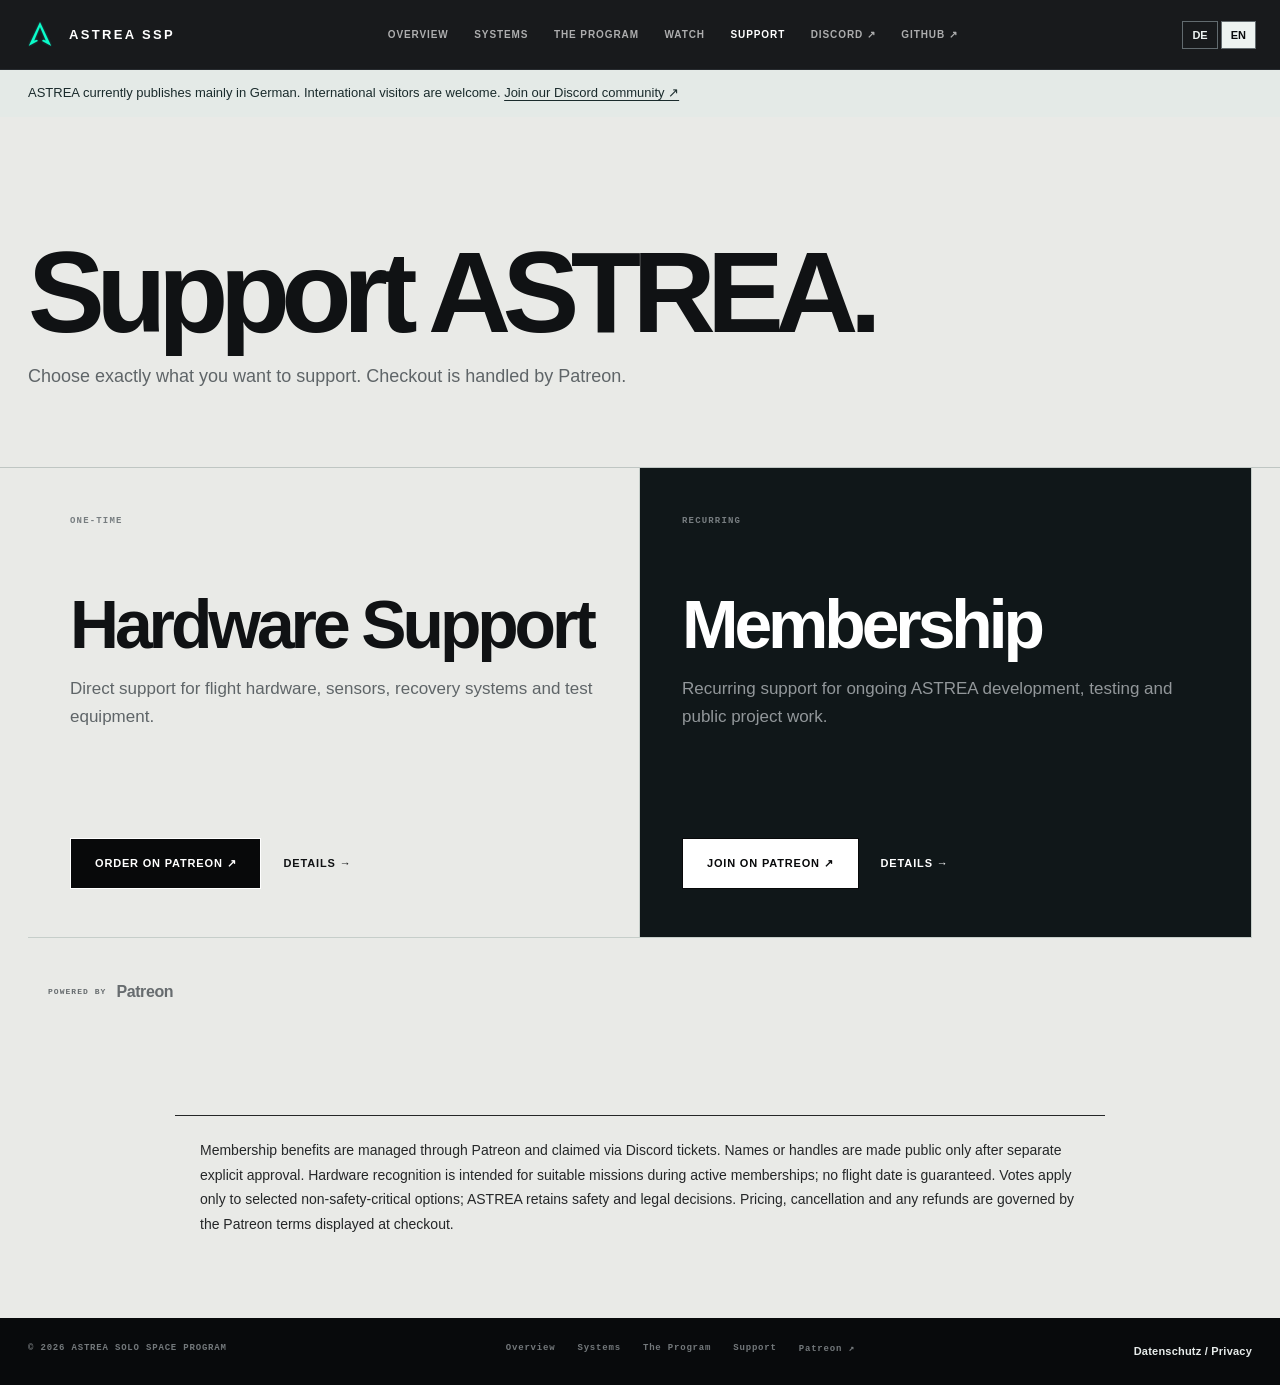
<file: support/index.html>
<!doctype html>
<html lang="de">
<head>
  <meta charset="utf-8">
  <meta name="viewport" content="width=device-width,initial-scale=1">
  <meta name="description" content="Unterstütze die Entwicklung von ASTREA SSP. Erfahre, wie du Hardware, Tests und die Dokumentation unserer Raumfahrtprojekte fördern kannst.">
  <title>ASTREA SSP unterstützen | Hardware & Mitgliedschaft</title>
  <link rel="stylesheet" href="/assets/site.css">
<link rel="stylesheet" href="/assets/aerospace.css">
  <link rel="stylesheet" href="/assets/support.css">
  <link rel="icon" href="/favicon.png">

  <link rel="canonical" href="https://astreassp.de/support">
  <meta name="robots" content="index,follow,max-snippet:-1">
  <meta property="og:type" content="website">
  <meta property="og:locale" content="de_DE">
  <meta property="og:site_name" content="ASTREA SSP">
  <meta property="og:title" content="ASTREA SSP unterstützen | Hardware & Mitgliedschaft">
  <meta property="og:description" content="Unterstütze die Entwicklung von ASTREA SSP. Erfahre, wie du Hardware, Tests und die Dokumentation unserer Raumfahrtprojekte fördern kannst.">
  <meta property="og:url" content="https://astreassp.de/support">
  <meta property="og:image" content="https://astreassp.de/logo.png">
  <meta name="twitter:card" content="summary">
</head>
<body data-page="support">
<header class="site-header">
  <a class="brand" href="/" aria-label="ASTREA SSP Startseite / Home">
    <img class="brand-logo" src="/logo.png" alt="">
    <span>ASTREA SSP</span>
  </a>
  <button type="button" class="nav-toggle" aria-label="Open navigation" aria-expanded="false" data-i18n="menu">MENÜ</button>
  <nav class="nav">
    <a href="/" data-i18n="nav_overview">Übersicht</a>
    <a href="/projects" data-i18n="nav_projects">Systeme</a>
    <a href="/about" data-i18n="nav_about">Das Programm</a>
    <a href="https://watch.astreassp.de/" data-i18n="nav_watch">Watch</a>
    <a class="active" href="/support">Support</a>
    <a href="https://discord.gg/NRd868Dkj2" target="_blank" rel="noreferrer" data-i18n="nav_discord">Discord ↗</a>
    <a class="nav-github" href="https://github.com/ASTREA-SSP" target="_blank" rel="noreferrer" data-i18n="nav_github">GitHub ↗</a>
  </nav>
</header>
<main class="support-main">
  <section class="support-top">
    
    <h1 data-support="title">ASTREA unterstützen.</h1>
    <p data-support="lead">Wähle direkt, was du unterstützen willst. Der Checkout läuft über Patreon.</p>
  </section>

  <section class="support-products">
    <article class="support-product-card">
      <div class="support-product-topline">
        
        <span data-support="hardware_type">EINMALIG</span>
      </div>
      <div>
        
        <h2 data-support="hardware_title">Hardware Support</h2>
        <p data-support="hardware_copy">Direkter Support für Flughardware, Sensoren, Bergungssysteme und Testequipment.</p>
        
      </div>
      <div class="support-card-actions">
        <a class="button button-dark" href="https://www.patreon.com/astreassp/shop" target="_blank" rel="noreferrer" data-support="hardware_order">AUF PATREON ORDERN ↗</a>
        <a class="text-link dark-link" href="/support/hardware" data-support="details">DETAILS →</a>
      </div>
    </article>

    <article class="support-product-card support-product-card-dark">
      <div class="support-product-topline">
        
        <span data-support="member_type">WIEDERKEHREND</span>
      </div>
      <div>
        
        <h2 data-support="member_title">Membership</h2>
        <p data-support="member_copy">Wiederkehrender Support für laufende ASTREA Entwicklung, Tests und öffentliche Projektarbeit.</p>
        
      </div>
      <div class="support-card-actions">
        <a class="button button-light" href="https://www.patreon.com/astreassp/membership" target="_blank" rel="noreferrer" data-support="member_join">AUF PATREON BEITRETEN ↗</a>
        <a class="text-link" href="/support/member" data-support="details">DETAILS →</a>
      </div>
    </article>
  </section>

  <div class="support-powered-wrap"><a class="patreon-line" href="https://patreon.com/astreassp" target="_blank" rel="noreferrer">
  <span>POWERED BY</span>
  <strong class="patreon-wordmark">Patreon</strong>
</a></div>
  <p class="as-support-terms" data-support="terms_note">Mitgliedschaftsvorteile werden über Patreon verwaltet und müssen im Discord-Ticket angefordert werden. Die Veröffentlichung von Namen setzt eine ausdrückliche Freigabe voraus. Hardware-Namensnennung erfolgt nur auf geeigneten Missionen während aktiver Mitgliedschaft, ohne zugesagtes Flugdatum. Preise und Konditionen stehen bei Patreon.</p>
</main>
<footer class="footer">
  <span data-i18n="copyright">© 2026 ASTREA SOLO SPACE PROGRAM</span>
  <div>
    <a href="/" data-i18n="nav_overview">Übersicht</a>
    <a href="/projects" data-i18n="nav_projects">Systeme</a>
    <a href="/about" data-i18n="nav_about">Das Programm</a>
    <a href="/support">Support</a>
    <a href="https://patreon.com/astreassp" target="_blank" rel="noreferrer">Patreon ↗</a>
  </div>
  <div class="as-legal-links"><a href="/privacy" data-privacy-link>Datenschutz / Privacy</a></div>
</footer>
<script src="/assets/site.js"></script>
<script src="/assets/support.js"></script>
</body>
</html>
</file>
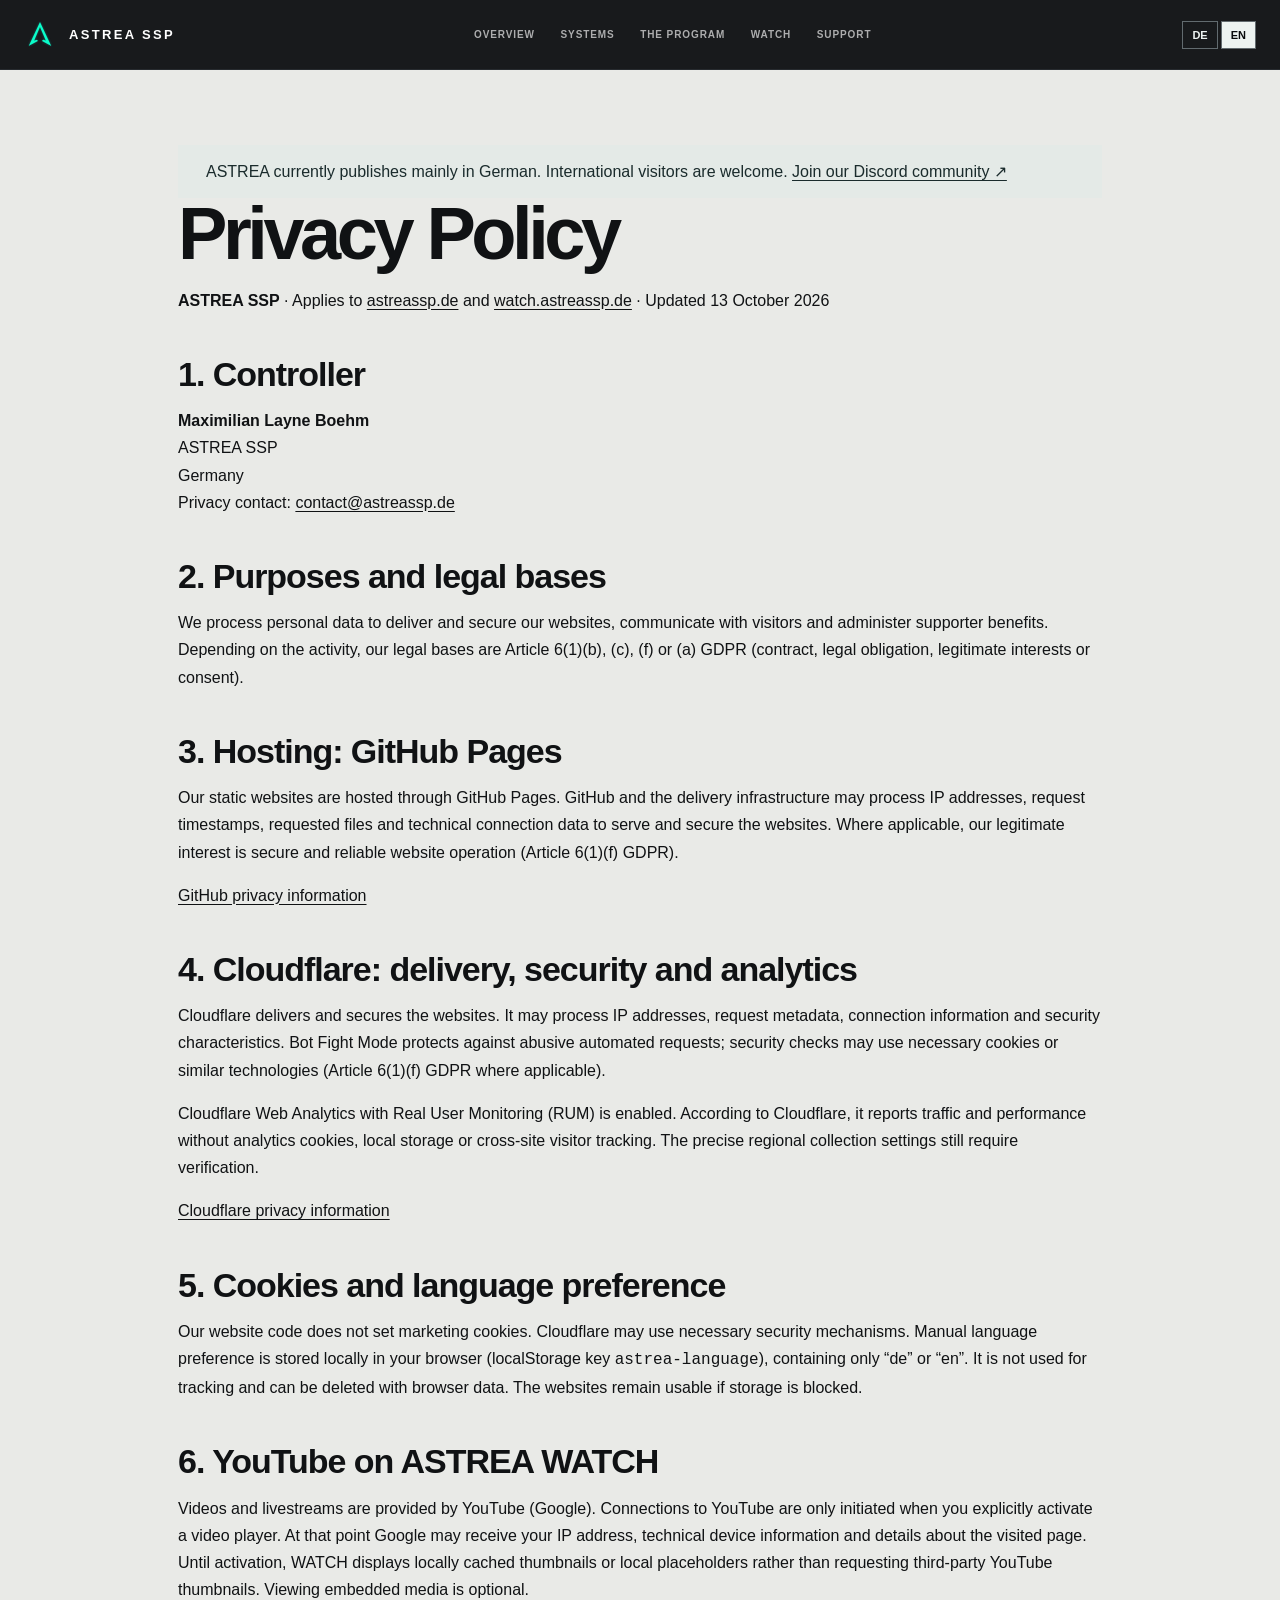
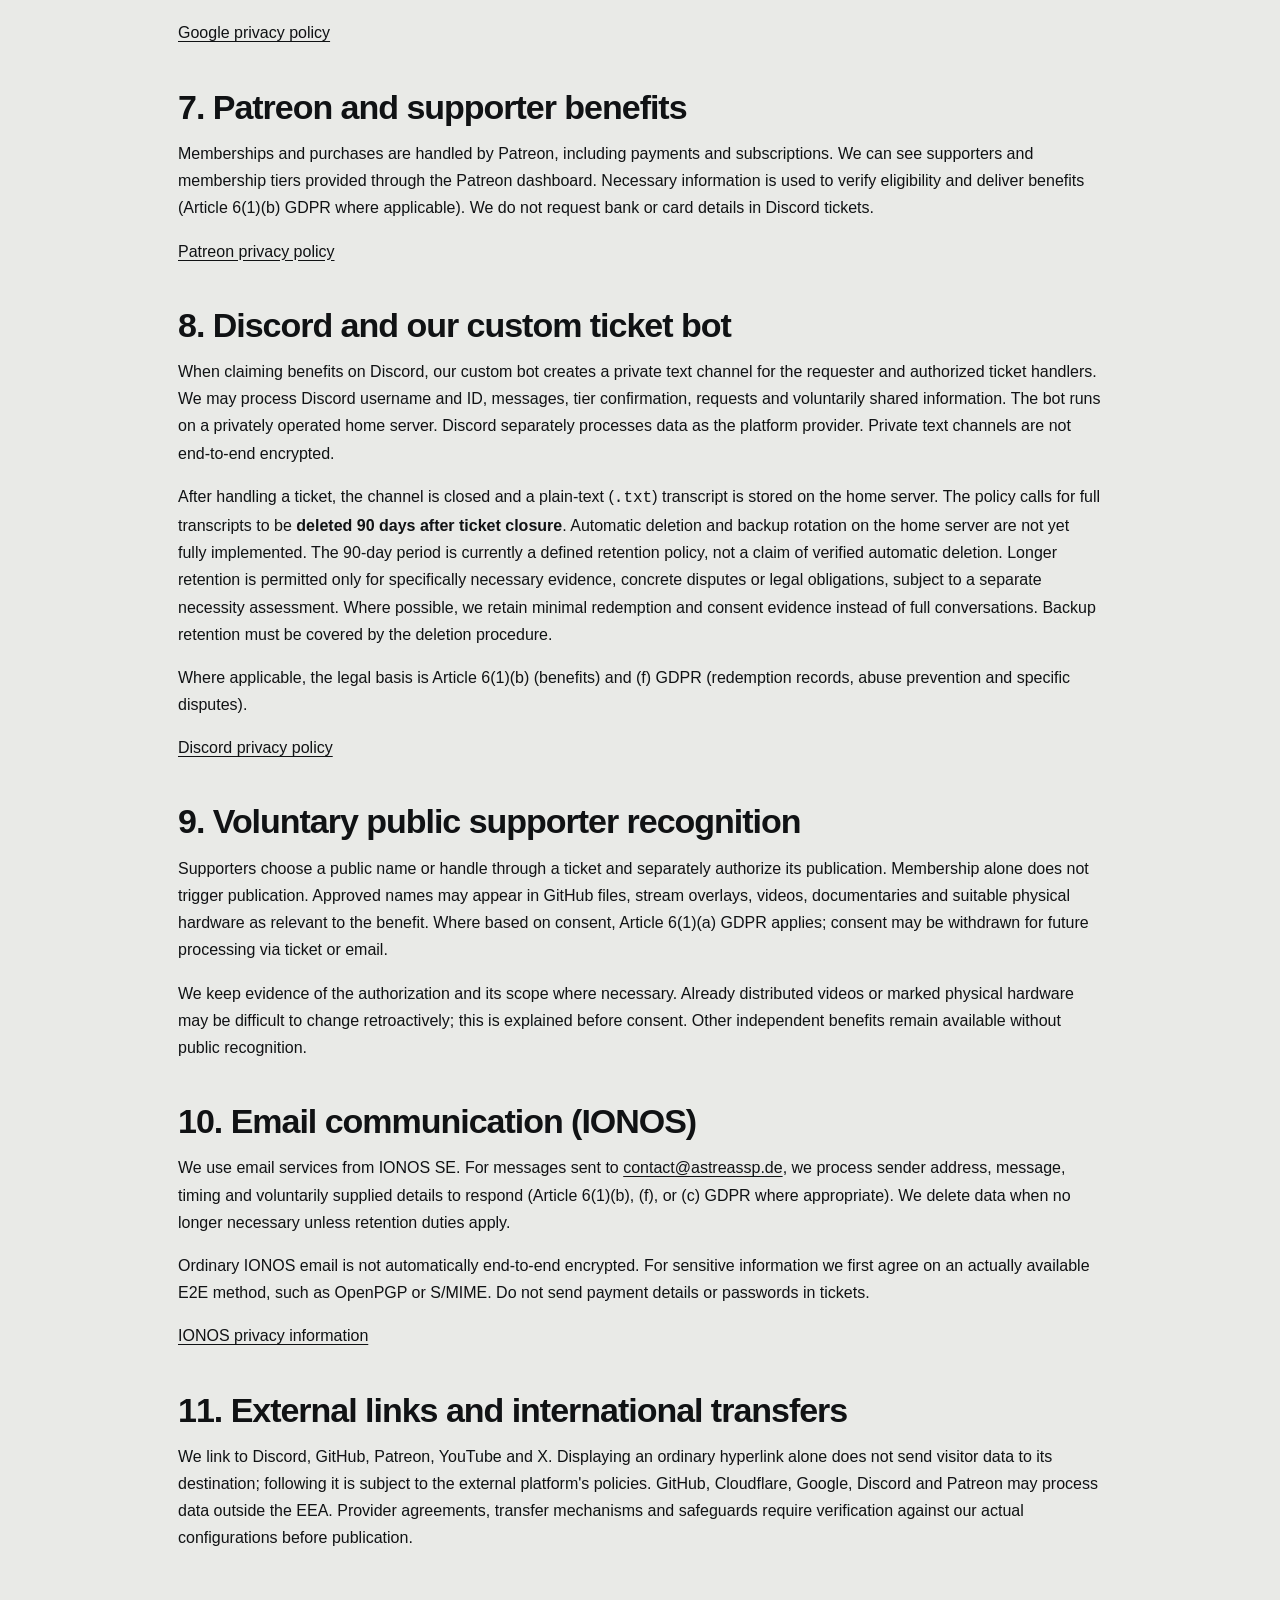
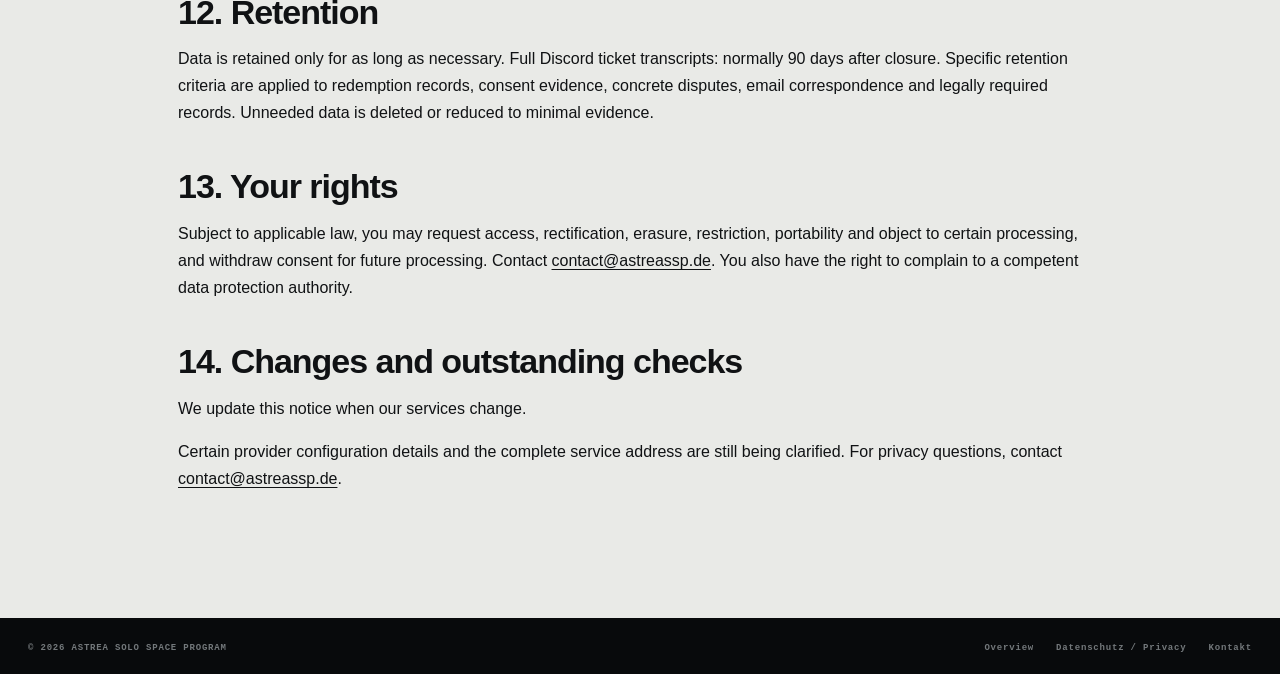
<file: privacy.html>
<!doctype html>
<html lang="de"><head><meta charset="utf-8"><meta name="viewport" content="width=device-width,initial-scale=1"><meta name="description" content="Datenschutzerklärung für ASTREA SSP und ASTREA WATCH."><title>Datenschutzerklärung | ASTREA SSP</title><link rel="canonical" href="https://astreassp.de/privacy"><link rel="stylesheet" href="/assets/site.css"><link rel="stylesheet" href="/assets/aerospace.css"><link rel="icon" href="/favicon.png"><meta name="robots" content="noindex,follow"></head>
<body data-page="privacy"><header class="site-header"><a class="brand" href="/"><img class="brand-logo" src="/logo.png" alt="">ASTREA SSP</a><button class="nav-toggle" aria-label="Navigation öffnen" aria-expanded="false">MENÜ</button><nav class="nav" aria-label="Navigation"><a href="/" data-i18n="nav_overview">Übersicht</a><a href="/projects" data-i18n="nav_projects">Systeme</a><a href="/about" data-i18n="nav_about">Das Programm</a><a href="https://watch.astreassp.de/">Watch</a><a href="/support">Support</a></nav></header>
<main class="as-legal"><div class="as-de"><h1>Datenschutzerklärung</h1><p><strong>ASTREA SSP</strong> · Gültig für <a href="https://astreassp.de">astreassp.de</a> und <a href="https://watch.astreassp.de">watch.astreassp.de</a> · Stand 13. Oktober 2026</p><section><h2>1. Verantwortlicher</h2><p><strong>Maximilian Layne Boehm</strong><br>ASTREA SSP<br>Deutschland<br>Datenschutzkontakt: <a href="mailto:contact@astreassp.de">contact@astreassp.de</a></p></section>
<section><h2>2. Grundsätze und Rechtsgrundlagen</h2><p>Wir verarbeiten Daten zur Bereitstellung und Absicherung der Websites, zur Kommunikation sowie zur Abwicklung von Projektunterstützung. Soweit jeweils einschlägig, stützen wir die Verarbeitung auf Art. 6 Abs. 1 lit. b DSGVO (Vertrag), lit. c (rechtliche Pflichten), lit. f (berechtigte Interessen) oder lit. a (Einwilligung). Bei berechtigten Interessen wägen wir die Rechte der Betroffenen ab.</p></section>
<section><h2>3. Hosting: GitHub Pages</h2><p>Unsere statischen Websites werden über GitHub Pages bereitgestellt. Dabei können GitHub und die beteiligte Infrastruktur insbesondere IP-Adressen, Zeitpunkt, angefragte Dateien und technische Verbindungsinformationen zur Auslieferung und Sicherheit verarbeiten. Unser Interesse ist ein sicherer und stabiler Betrieb (Art. 6 Abs. 1 lit. f DSGVO).</p><p><a href="https://docs.github.com/en/site-policy/privacy-policies/github-general-privacy-statement">Datenschutz bei GitHub</a></p></section>
<section><h2>4. Cloudflare: Auslieferung, Schutz und Reichweitenmessung</h2><p>Cloudflare übernimmt die technische Bereitstellung und Absicherung der Websites. Dabei können IP-Adressen, Sicherheitsmerkmale, Verbindungs- und Anfrageinformationen verarbeitet werden. Der aktivierte Bot Fight Mode dient dem Schutz vor missbräuchlichen automatisierten Zugriffen. Je nach Sicherheitsprüfung können dazu technisch erforderliche Cookies oder vergleichbare Mechanismen gehören (Art. 6 Abs. 1 lit. f DSGVO, soweit einschlägig).</p><p>Cloudflare Web Analytics mit Real User Monitoring (RUM) ist aktiviert. Es liefert nach Angaben von Cloudflare Leistungs- und Nutzungskennzahlen ohne Analytics-Cookies, lokalen Speicher oder geräteübergreifende Besucherverfolgung. Die konkrete regional begrenzte Erfassung ist noch zu prüfen.</p><p><a href="https://www.cloudflare.com/privacypolicy/">Cloudflare-Datenschutzinformationen</a></p></section>
<section><h2>5. Cookies und Sprachwahl</h2><p>Wir setzen im eigenen Website-Code keine Marketing-Cookies ein. Cloudflare kann technisch notwendige Sicherheitsmechanismen einsetzen. Die manuelle Sprachwahl wird lokal im Browser (localStorage, Schlüssel <code>astrea-language</code>) gespeichert. Dieser Wert enthält ausschließlich „de“ oder „en“, wird nicht für Tracking verwendet und kann über die Browserdaten gelöscht werden. Die Websites funktionieren auch, wenn dieser Speicher blockiert ist.</p></section>
<section><h2>6. YouTube auf ASTREA WATCH</h2><p>Videos und Livestreams stammen von YouTube (Google). Erst nach einer ausdrücklichen Aktivierung des Players wird eine Verbindung zu YouTube hergestellt. Dabei können technische Daten, insbesondere IP-Adresse, Geräteinformationen und die besuchte Seite, an Google übertragen werden. WATCH verwendet bis zur Aktivierung lokal zwischengespeicherte Vorschaubilder oder lokale Platzhalter statt externer YouTube-Vorschaubilder. Das Laden eingebetteter Videos ist freiwillig und kann durch Nichtaktivierung vermieden werden.</p><p><a href="https://policies.google.com/privacy">Google-Datenschutzinformationen</a></p></section>
<section><h2>7. Patreon und Unterstützervorteile</h2><p>Mitgliedschaften und Käufe erfolgen über Patreon. Zahlungs- und Abonnementverwaltung finden bei Patreon statt, nicht auf unseren Websites. Im Patreon-Dashboard sehen wir Unterstützer und Mitgliedschaftsstufen, soweit Patreon diese bereitstellt. Wir verwenden notwendige Informationen zur Anspruchsprüfung und Erfüllung der angebotenen Vorteile (Art. 6 Abs. 1 lit. b DSGVO, soweit einschlägig). Wir fragen im Discord-Ticket keine Bank- oder Kreditkartendaten ab.</p><p><a href="https://privacy.patreon.com/">Patreon-Datenschutzinformationen</a></p></section>
<section><h2>8. Discord und eigener Ticket-Bot</h2><p>Bei der Anforderung von Vorteilen über Discord legt unser eigener Bot für den Ticketersteller und berechtigte Bearbeiter einen privaten Textkanal an. Dabei verarbeiten wir gegebenenfalls Discord-Benutzernamen und -ID, Nachrichten, bestätigte Mitgliedschaftsstufen, Anfragen und freiwillig übermittelte Angaben. Der Bot läuft auf einem privat betriebenen Heimserver. Discord verarbeitet als Plattformanbieter ebenfalls Daten. Ein privater Discord-Kanal ist nicht Ende-zu-Ende-verschlüsselt.</p><p>Nach der Bearbeitung wird der Kanal geschlossen und ein Texttranskript (<code>.txt</code>) auf dem Heimserver gespeichert. Für vollständige Transkripte ist eine reguläre <strong>Löschung 90 Tage nach Ticketabschluss</strong> vorgesehen. <span>Die automatische Löschung auf dem Heimserver und die Backup-Rotation sind noch nicht abschließend technisch eingerichtet. Die 90-Tage-Frist ist derzeit eine festgelegte Aufbewahrungsregel, keine bereits bestätigte automatische Löschung.</span> Eine längere Aufbewahrung erfolgt nur für konkret erforderliche Nachweise, rechtliche Ansprüche oder gesetzliche Pflichten und unter erneuter Zweckprüfung. Wo möglich ersetzen wir Volltranskripte durch minimale Einlösungs- und Freigabenachweise. Backups sind in das Löschkonzept einzubeziehen.</p><p>Rechtsgrundlagen sind, soweit einschlägig, Art. 6 Abs. 1 lit. b DSGVO (Vorteile) und lit. f (nachvollziehbare Einlösungsnachweise, Missbrauchsabwehr, konkrete Streitfälle).</p><p><a href="https://discord.com/privacy">Discord-Datenschutzinformationen</a></p></section>
<section><h2>9. Freiwillige öffentliche Namensnennung</h2><p>Unterstützer wählen im Ticket selbst einen Namen oder Handle und entscheiden ausdrücklich und gesondert, ob dieser öffentlich verwendet werden darf. Eine Mitgliedschaft allein bewirkt keine Veröffentlichung. Freigegebene Namen können je nach Vorteil in GitHub-Dateien, Overlays, Videos, Dokumentationen und auf geeigneter physischer Hardware erscheinen. Soweit wir auf Einwilligung abstellen, ist Art. 6 Abs. 1 lit. a DSGVO die Rechtsgrundlage. Sie kann jederzeit mit Wirkung für die Zukunft durch Ticket oder E-Mail widerrufen werden.</p><p>Die Freigabe und ihr Umfang werden soweit erforderlich dokumentiert. Bereits verbreitete Videos oder physisch beschriftete Hardware sind unter Umständen nicht rückwirkend vollständig veränderbar; darüber informieren wir vor der Freigabe. Andere unabhängig erbringbare Vorteile bleiben ohne Namensfreigabe nutzbar.</p></section>
<section><h2>10. Kontakt per E-Mail (IONOS)</h2><p>Wir nutzen E-Mail-Dienste der IONOS SE. Bei Anfragen an <a href="mailto:contact@astreassp.de">contact@astreassp.de</a> verarbeiten wir Absenderadresse, Nachricht, Zeitpunkt und freiwillige Angaben, um zu antworten (Art. 6 Abs. 1 lit. b oder f DSGVO beziehungsweise lit. c bei gesetzlicher Pflicht). Wir löschen Nachrichten nach Wegfall des Zwecks, soweit keine gesetzlichen Pflichten entgegenstehen.</p><p>Normale E-Mail über IONOS ist nicht automatisch Ende-zu-Ende-verschlüsselt. Falls sensible Inhalte erforderlich sind, vereinbaren wir vorab ein tatsächlich eingerichtetes E2E-Verfahren, etwa OpenPGP oder S/MIME. Bitte senden Sie keine Zahlungsdaten oder Passwörter in Tickets.</p><p><a href="https://www.ionos.de/terms-gtc/terms-privacy/">IONOS-Datenschutzinformationen</a></p></section>
<section><h2>11. Drittanbieter, externe Links und internationale Übermittlungen</h2><p>Wir verlinken auf Discord, GitHub, Patreon, YouTube und X. Ein gewöhnlicher Link übermittelt bei bloßer Darstellung keine Besucherdaten an das Ziel; beim Anklicken gelten die Regelungen der jeweiligen Plattform. GitHub, Cloudflare, Google, Discord und Patreon können Daten außerhalb des EWR verarbeiten. Details zu Empfängern, gegebenenfalls Angemessenheitsbeschlüssen und geeigneten Garantien werden vor Veröffentlichung anhand der tatsächlichen Vertragskonfiguration überprüft.</p></section>
<section><h2>12. Speicherdauer</h2><p>Wir speichern Daten nur zweckgebunden und so lange wie erforderlich. Vollständige Discord-Ticket-Transkripte: im Regelfall 90 Tage nach Abschluss. Für Einlösungsnachweise, Einwilligungsnachweise, konkrete Streitfälle, E-Mail-Anfragen und gesetzlich aufzubewahrende Daten gelten gesondert zu prüfende Erforderlichkeits- beziehungsweise Aufbewahrungszeiträume. Nicht mehr erforderliche Daten werden gelöscht oder auf notwendige Minimalnachweise reduziert.</p></section>
<section><h2>13. Betroffenenrechte und Aufsicht</h2><p>Unter den gesetzlichen Voraussetzungen bestehen Rechte auf Auskunft, Berichtigung, Löschung, Einschränkung, Datenübertragbarkeit und Widerspruch sowie Widerruf von Einwilligungen für die Zukunft. Kontakt: <a href="mailto:contact@astreassp.de">contact@astreassp.de</a>. Sie können sich zudem bei einer zuständigen Datenschutzaufsichtsbehörde beschweren.</p></section>
<section><h2>14. Änderungen und offene Verifizierung</h2><p>Wir passen diese Erklärung bei Änderungen unserer Dienste an.</p><p>Einzelne Angaben zur technischen Konfiguration der beteiligten Dienste und zur vollständigen Anbieteranschrift befinden sich noch in Klärung. Bei datenschutzrechtlichen Fragen erreichen Sie uns unter <a href="mailto:contact@astreassp.de">contact@astreassp.de</a>.</p></section></div>
<div class="as-en" lang="en"><h1>Privacy Policy</h1><p><strong>ASTREA SSP</strong> · Applies to <a href="https://astreassp.de">astreassp.de</a> and <a href="https://watch.astreassp.de">watch.astreassp.de</a> · Updated 13 October 2026</p><section><h2>1. Controller</h2><p><strong>Maximilian Layne Boehm</strong><br>ASTREA SSP<br>Germany<br>Privacy contact: <a href="mailto:contact@astreassp.de">contact@astreassp.de</a></p></section>
<section><h2>2. Purposes and legal bases</h2><p>We process personal data to deliver and secure our websites, communicate with visitors and administer supporter benefits. Depending on the activity, our legal bases are Article 6(1)(b), (c), (f) or (a) GDPR (contract, legal obligation, legitimate interests or consent).</p></section>
<section><h2>3. Hosting: GitHub Pages</h2><p>Our static websites are hosted through GitHub Pages. GitHub and the delivery infrastructure may process IP addresses, request timestamps, requested files and technical connection data to serve and secure the websites. Where applicable, our legitimate interest is secure and reliable website operation (Article 6(1)(f) GDPR).</p><p><a href="https://docs.github.com/en/site-policy/privacy-policies/github-general-privacy-statement">GitHub privacy information</a></p></section>
<section><h2>4. Cloudflare: delivery, security and analytics</h2><p>Cloudflare delivers and secures the websites. It may process IP addresses, request metadata, connection information and security characteristics. Bot Fight Mode protects against abusive automated requests; security checks may use necessary cookies or similar technologies (Article 6(1)(f) GDPR where applicable).</p><p>Cloudflare Web Analytics with Real User Monitoring (RUM) is enabled. According to Cloudflare, it reports traffic and performance without analytics cookies, local storage or cross-site visitor tracking. The precise regional collection settings still require verification.</p><p><a href="https://www.cloudflare.com/privacypolicy/">Cloudflare privacy information</a></p></section>
<section><h2>5. Cookies and language preference</h2><p>Our website code does not set marketing cookies. Cloudflare may use necessary security mechanisms. Manual language preference is stored locally in your browser (localStorage key <code>astrea-language</code>), containing only “de” or “en”. It is not used for tracking and can be deleted with browser data. The websites remain usable if storage is blocked.</p></section>
<section><h2>6. YouTube on ASTREA WATCH</h2><p>Videos and livestreams are provided by YouTube (Google). Connections to YouTube are only initiated when you explicitly activate a video player. At that point Google may receive your IP address, technical device information and details about the visited page. Until activation, WATCH displays locally cached thumbnails or local placeholders rather than requesting third-party YouTube thumbnails. Viewing embedded media is optional.</p><p><a href="https://policies.google.com/privacy">Google privacy policy</a></p></section>
<section><h2>7. Patreon and supporter benefits</h2><p>Memberships and purchases are handled by Patreon, including payments and subscriptions. We can see supporters and membership tiers provided through the Patreon dashboard. Necessary information is used to verify eligibility and deliver benefits (Article 6(1)(b) GDPR where applicable). We do not request bank or card details in Discord tickets.</p><p><a href="https://privacy.patreon.com/">Patreon privacy policy</a></p></section>
<section><h2>8. Discord and our custom ticket bot</h2><p>When claiming benefits on Discord, our custom bot creates a private text channel for the requester and authorized ticket handlers. We may process Discord username and ID, messages, tier confirmation, requests and voluntarily shared information. The bot runs on a privately operated home server. Discord separately processes data as the platform provider. Private text channels are not end-to-end encrypted.</p><p>After handling a ticket, the channel is closed and a plain-text (<code>.txt</code>) transcript is stored on the home server. The policy calls for full transcripts to be <strong>deleted 90 days after ticket closure</strong>. <span>Automatic deletion and backup rotation on the home server are not yet fully implemented. The 90-day period is currently a defined retention policy, not a claim of verified automatic deletion.</span> Longer retention is permitted only for specifically necessary evidence, concrete disputes or legal obligations, subject to a separate necessity assessment. Where possible, we retain minimal redemption and consent evidence instead of full conversations. Backup retention must be covered by the deletion procedure.</p><p>Where applicable, the legal basis is Article 6(1)(b) (benefits) and (f) GDPR (redemption records, abuse prevention and specific disputes).</p><p><a href="https://discord.com/privacy">Discord privacy policy</a></p></section>
<section><h2>9. Voluntary public supporter recognition</h2><p>Supporters choose a public name or handle through a ticket and separately authorize its publication. Membership alone does not trigger publication. Approved names may appear in GitHub files, stream overlays, videos, documentaries and suitable physical hardware as relevant to the benefit. Where based on consent, Article 6(1)(a) GDPR applies; consent may be withdrawn for future processing via ticket or email.</p><p>We keep evidence of the authorization and its scope where necessary. Already distributed videos or marked physical hardware may be difficult to change retroactively; this is explained before consent. Other independent benefits remain available without public recognition.</p></section>
<section><h2>10. Email communication (IONOS)</h2><p>We use email services from IONOS SE. For messages sent to <a href="mailto:contact@astreassp.de">contact@astreassp.de</a>, we process sender address, message, timing and voluntarily supplied details to respond (Article 6(1)(b), (f), or (c) GDPR where appropriate). We delete data when no longer necessary unless retention duties apply.</p><p>Ordinary IONOS email is not automatically end-to-end encrypted. For sensitive information we first agree on an actually available E2E method, such as OpenPGP or S/MIME. Do not send payment details or passwords in tickets.</p><p><a href="https://www.ionos.de/terms-gtc/terms-privacy/">IONOS privacy information</a></p></section>
<section><h2>11. External links and international transfers</h2><p>We link to Discord, GitHub, Patreon, YouTube and X. Displaying an ordinary hyperlink alone does not send visitor data to its destination; following it is subject to the external platform's policies. GitHub, Cloudflare, Google, Discord and Patreon may process data outside the EEA. Provider agreements, transfer mechanisms and safeguards require verification against our actual configurations before publication.</p></section>
<section><h2>12. Retention</h2><p>Data is retained only for as long as necessary. Full Discord ticket transcripts: normally 90 days after closure. Specific retention criteria are applied to redemption records, consent evidence, concrete disputes, email correspondence and legally required records. Unneeded data is deleted or reduced to minimal evidence.</p></section>
<section><h2>13. Your rights</h2><p>Subject to applicable law, you may request access, rectification, erasure, restriction, portability and object to certain processing, and withdraw consent for future processing. Contact <a href="mailto:contact@astreassp.de">contact@astreassp.de</a>. You also have the right to complain to a competent data protection authority.</p></section>
<section><h2>14. Changes and outstanding checks</h2><p>We update this notice when our services change.</p><p>Certain provider configuration details and the complete service address are still being clarified. For privacy questions, contact <a href="mailto:contact@astreassp.de">contact@astreassp.de</a>.</p></section></div></main><footer class="footer"><span>© 2026 ASTREA SOLO SPACE PROGRAM</span><div><a href="/" data-i18n="nav_overview">Übersicht</a><a href="/privacy">Datenschutz / Privacy</a><a href="mailto:contact@astreassp.de">Kontakt</a></div></footer><script src="/assets/site.js"></script></body></html>
</file>
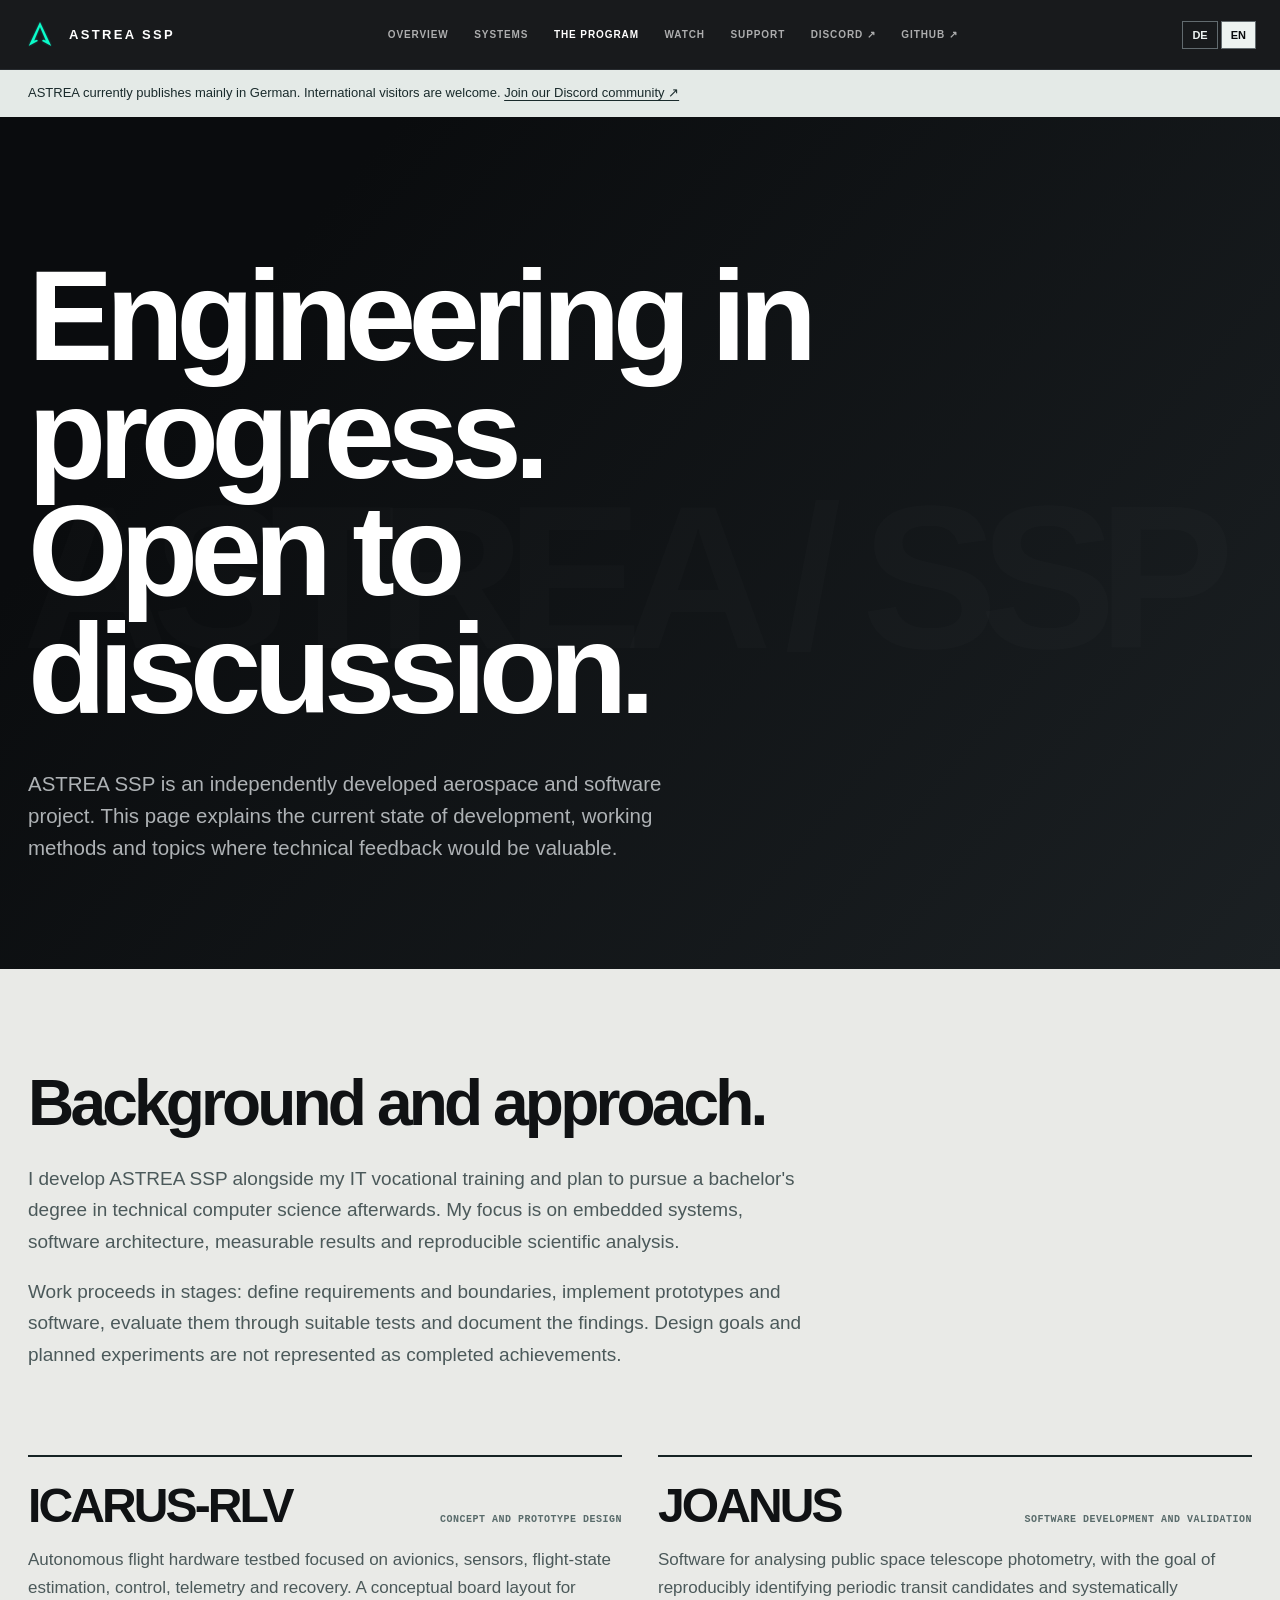
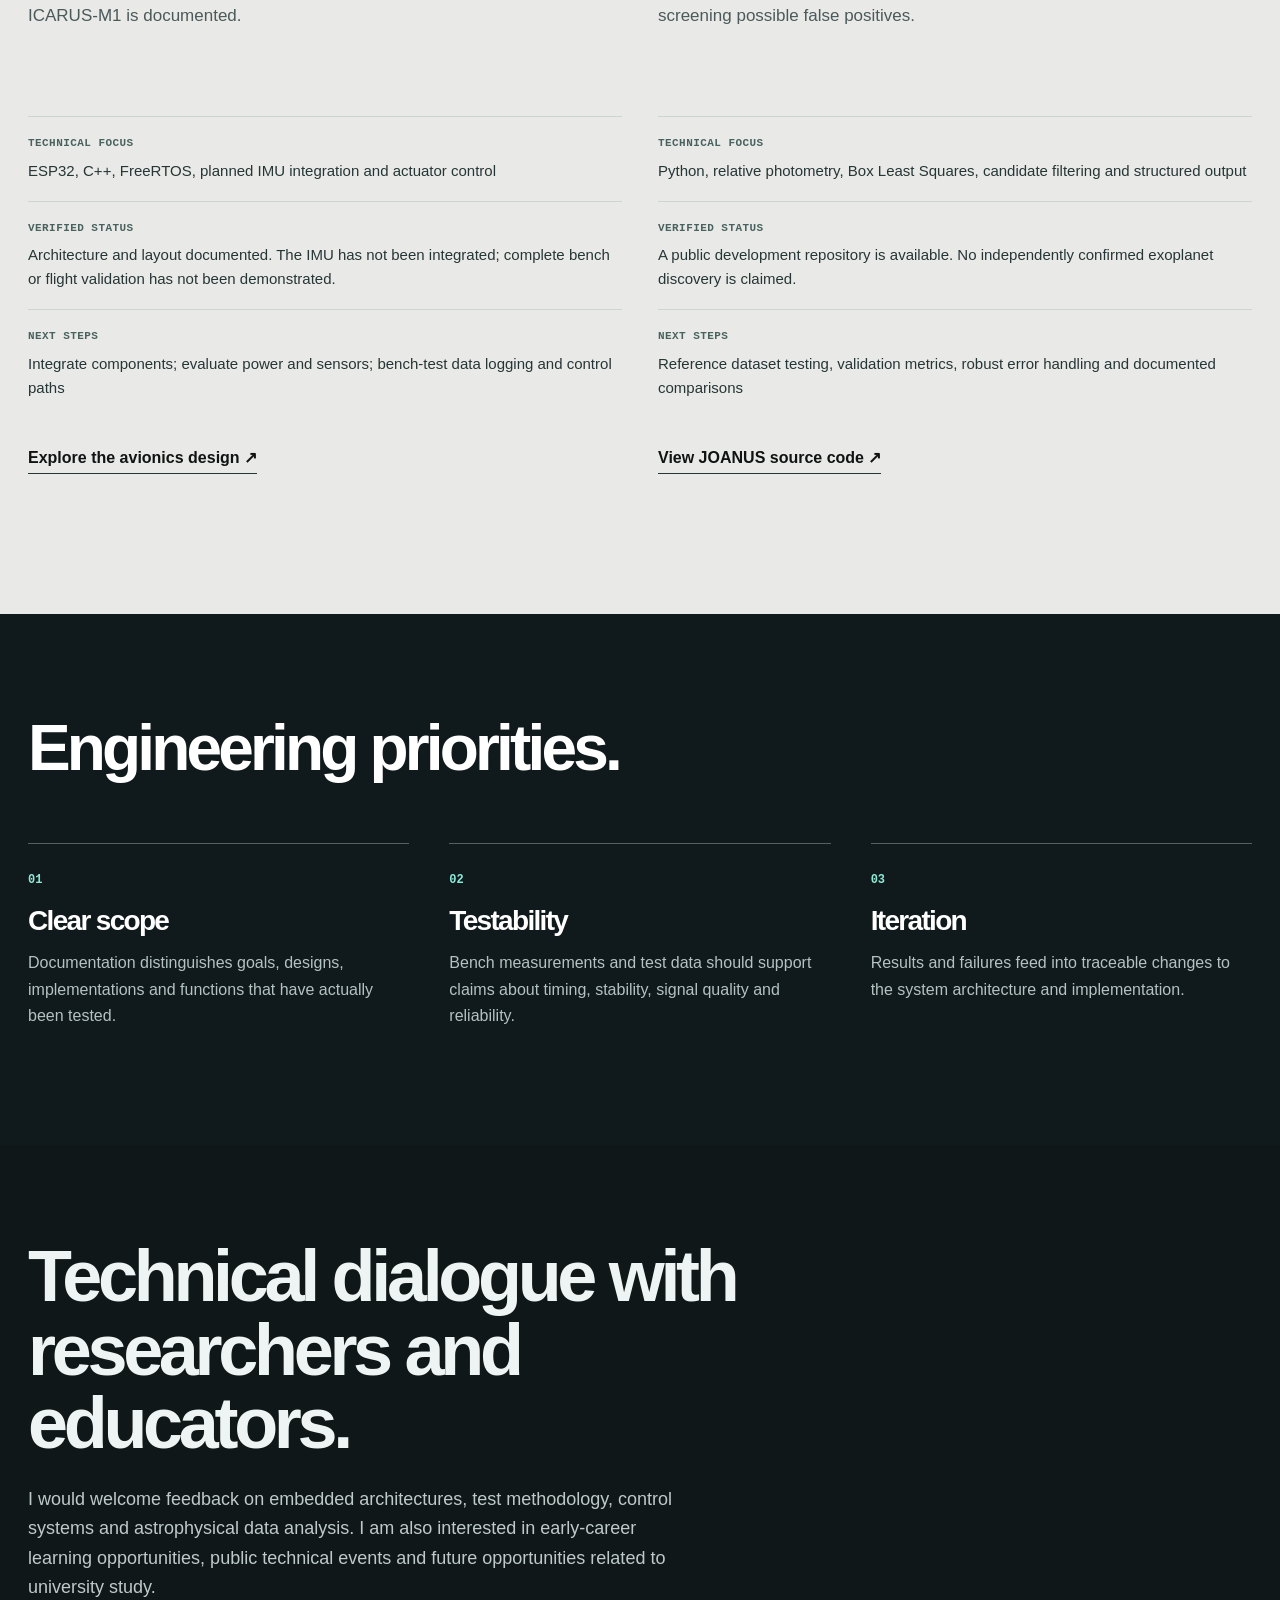
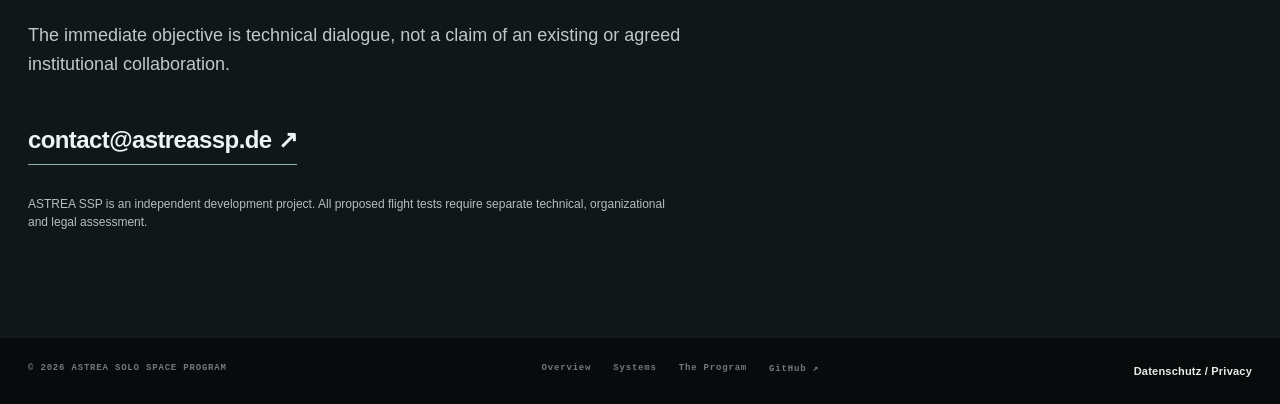
<file: research.html>
<!doctype html>
<html lang="de">
<head>
  <meta charset="utf-8">
  <meta name="viewport" content="width=device-width,initial-scale=1">
  <meta name="description" content="Technischer Überblick für Forschung und Lehre: Entwicklungsstand, Methoden und Möglichkeiten zum fachlichen Austausch mit ASTREA SSP.">
  <title>Forschung und fachlicher Austausch | ASTREA SSP</title>
  <link rel="stylesheet" href="/assets/site.css">
  <link rel="stylesheet" href="/assets/aerospace.css">
  <link rel="icon" type="image/png" href="/favicon.png">
  <link rel="canonical" href="https://astreassp.de/research">
  <meta name="robots" content="index,follow,max-snippet:-1">
  <meta property="og:type" content="website">
  <meta property="og:locale" content="de_DE">
  <meta property="og:site_name" content="ASTREA SSP">
  <meta property="og:title" content="Forschung und fachlicher Austausch | ASTREA SSP">
  <meta property="og:description" content="Entwicklungsstand von ICARUS-RLV und JOANUS, technische Methoden und Kontakt für Forschung und Lehre.">
  <meta property="og:url" content="https://astreassp.de/research">
  <meta property="og:image" content="https://astreassp.de/logo.png">
  <meta name="twitter:card" content="summary">
</head>
<body data-page="research">
<header class="site-header">
  <a class="brand" href="/" aria-label="ASTREA SSP Startseite / Home"><img class="brand-logo" src="/logo.png" alt=""><span>ASTREA SSP</span></a>
  <button type="button" class="nav-toggle" aria-label="Open navigation" aria-expanded="false" data-i18n="menu">MENÜ</button>
  <nav class="nav">
    <a href="/" data-i18n="nav_overview">Übersicht</a>
    <a href="/projects" data-i18n="nav_projects">Systeme</a>
    <a class="active" href="/about" data-i18n="nav_about">Das Programm</a>
    <a href="https://watch.astreassp.de/" data-i18n="nav_watch">Watch</a>
    <a href="/support">Support</a>
    <a href="https://discord.gg/NRd868Dkj2" target="_blank" rel="noopener noreferrer" data-i18n="nav_discord">Discord ↗</a>
    <a class="nav-github" href="https://github.com/ASTREA-SSP" target="_blank" rel="noopener noreferrer" data-i18n="nav_github">GitHub ↗</a>
  </nav>
</header>
<main>
  <div class="as-de" lang="de">
    <section class="page-hero as-research-hero">
      <h1>Technische Arbeit.<br>Offen für Austausch.</h1>
      <p>ASTREA SSP ist ein unabhängig entwickeltes Raumfahrt- und Softwareprojekt. Diese Seite erläutert den tatsächlichen Stand der Arbeiten, die eingesetzten Methoden und die Themen, zu denen fachliche Rückmeldungen willkommen sind.</p>
    </section>
    <section class="as-research-section">
      <div class="as-research-intro">
        <h2>Hintergrund und Arbeitsweise.</h2>
        <p>Parallel zu meiner IT-Ausbildung entwickle ich ASTREA SSP eigenständig weiter. Im Anschluss plane ich ein Bachelorstudium in Technischer Informatik. Der Schwerpunkt liegt auf eingebetteten Systemen, Softwarearchitektur, Messbarkeit und wissenschaftlich nachvollziehbarer Auswertung.</p>
        <p>Die Entwicklung erfolgt schrittweise: Anforderungen und Systemgrenzen definieren, Prototypen und Software entwickeln, mit geeigneten Tests überprüfen und Ergebnisse dokumentieren. Konzepte und geplante Versuche werden ausdrücklich nicht als abgeschlossene Ergebnisse dargestellt.</p>
      </div>
      <div class="as-research-grid">
        <article class="as-research-card">
          <div class="as-research-card-top"><h3>ICARUS-RLV</h3><span>Konzept und Prototypenentwicklung</span></div>
          <p>Autonomes Flughardware-Testsystem mit Fokus auf Avionik, Sensorik, Flugzustandsbestimmung, Regelung, Telemetrie und Bergung. Für ICARUS-M1 liegt ein konzeptionelles Platinenlayout vor.</p>
          <dl>
            <div><dt>Technischer Schwerpunkt</dt><dd>ESP32, C++, FreeRTOS, geplante IMU-Integration und Aktuatoransteuerung</dd></div>
            <div><dt>Nachgewiesener Stand</dt><dd>Architektur und Layout dokumentiert. Die IMU ist noch nicht integriert; eine durchgängige Bench- oder Flugvalidierung ist nicht nachgewiesen.</dd></div>
            <div><dt>Nächste Schritte</dt><dd>Komponenten integrieren, Versorgung und Sensorik prüfen, Datenaufzeichnung und Regelpfade im Bench-Test validieren</dd></div>
          </dl>
          <a href="/projects/icarus#avionics">Avionik und Designstand ansehen ↗</a>
        </article>
        <article class="as-research-card">
          <div class="as-research-card-top"><h3>JOANUS</h3><span>Softwareentwicklung und Validierung</span></div>
          <p>Softwarebasierte Auswertung öffentlich verfügbarer Weltraumteleskop-Photometrie mit dem Ziel, periodische Transitkandidaten reproduzierbar zu suchen und systematisch auf mögliche Fehlinterpretationen zu prüfen.</p>
          <dl>
            <div><dt>Technischer Schwerpunkt</dt><dd>Python, relative Photometrie, Box Least Squares, Kandidatenfilterung und strukturierte Ausgaben</dd></div>
            <div><dt>Nachgewiesener Stand</dt><dd>Öffentliches Entwicklungsrepository vorhanden. Eine unabhängig bestätigte Exoplanetenentdeckung wird nicht beansprucht.</dd></div>
            <div><dt>Nächste Schritte</dt><dd>Tests mit Referenzdaten, Validierungsmetriken, robuste Fehlerbehandlung und dokumentierte Vergleichsverfahren</dd></div>
          </dl>
          <a href="https://github.com/ASTREA-SSP/joanus" target="_blank" rel="noopener noreferrer">JOANUS Quellcode ansehen ↗</a>
        </article>
      </div>
    </section>
    <section class="as-research-process">
      <div class="as-research-process-inner">
        <h2>Worauf es bei der Entwicklung ankommt.</h2>
        <div class="as-research-steps">
          <article><span>01</span><h3>Abgrenzung</h3><p>Dokumentation unterscheidet Ziele, Entwurf, Umsetzung und tatsächlich getestete Funktionen.</p></article>
          <article><span>02</span><h3>Prüfbarkeit</h3><p>Bench-Messungen und Testdaten sollen Aussagen zu Timing, Stabilität, Signalqualität und Zuverlässigkeit ermöglichen.</p></article>
          <article><span>03</span><h3>Iteration</h3><p>Ergebnisse und Fehler fließen in nachvollziehbare Änderungen an Architektur und Implementierung zurück.</p></article>
        </div>
      </div>
    </section>
    <section class="as-contact-section" aria-labelledby="research-contact-de">
      <div class="as-contact-inner">
        <h2 id="research-contact-de">Fachlicher Austausch mit Forschung und Lehre.</h2>
        <p>Besonders hilfreich wären Rückmeldungen zu Embedded-Architekturen, Testmethodik, Regelungstechnik und astrophysikalischer Datenanalyse. Ebenso interessieren mich geeignete Nachwuchsangebote, öffentliche Fachveranstaltungen und mögliche Anknüpfungspunkte für ein späteres Studium.</p>
        <p>Gesucht wird zunächst ein fachlicher Austausch, keine bestehende oder bereits zugesagte institutionelle Zusammenarbeit.</p>
        <a class="as-contact-email" href="mailto:contact@astreassp.de?subject=ASTREA%20SSP%20-%20Fachlicher%20Austausch">contact@astreassp.de ↗</a>
        <p class="as-contact-note">ASTREA SSP ist ein unabhängiges Entwicklungsprojekt. Alle geplanten Flugversuche unterliegen gesonderter technischer, organisatorischer und rechtlicher Prüfung.</p>
      </div>
    </section>
  </div>
  <div class="as-en" lang="en">
    <section class="page-hero as-research-hero">
      <h1>Engineering in progress.<br>Open to discussion.</h1>
      <p>ASTREA SSP is an independently developed aerospace and software project. This page explains the current state of development, working methods and topics where technical feedback would be valuable.</p>
    </section>
    <section class="as-research-section">
      <div class="as-research-intro">
        <h2>Background and approach.</h2>
        <p>I develop ASTREA SSP alongside my IT vocational training and plan to pursue a bachelor's degree in technical computer science afterwards. My focus is on embedded systems, software architecture, measurable results and reproducible scientific analysis.</p>
        <p>Work proceeds in stages: define requirements and boundaries, implement prototypes and software, evaluate them through suitable tests and document the findings. Design goals and planned experiments are not represented as completed achievements.</p>
      </div>
      <div class="as-research-grid">
        <article class="as-research-card">
          <div class="as-research-card-top"><h3>ICARUS-RLV</h3><span>Concept and prototype design</span></div>
          <p>Autonomous flight hardware testbed focused on avionics, sensors, flight-state estimation, control, telemetry and recovery. A conceptual board layout for ICARUS-M1 is documented.</p>
          <dl>
            <div><dt>Technical focus</dt><dd>ESP32, C++, FreeRTOS, planned IMU integration and actuator control</dd></div>
            <div><dt>Verified status</dt><dd>Architecture and layout documented. The IMU has not been integrated; complete bench or flight validation has not been demonstrated.</dd></div>
            <div><dt>Next steps</dt><dd>Integrate components; evaluate power and sensors; bench-test data logging and control paths</dd></div>
          </dl>
          <a href="/projects/icarus#avionics">Explore the avionics design ↗</a>
        </article>
        <article class="as-research-card">
          <div class="as-research-card-top"><h3>JOANUS</h3><span>Software development and validation</span></div>
          <p>Software for analysing public space telescope photometry, with the goal of reproducibly identifying periodic transit candidates and systematically screening possible false positives.</p>
          <dl>
            <div><dt>Technical focus</dt><dd>Python, relative photometry, Box Least Squares, candidate filtering and structured output</dd></div>
            <div><dt>Verified status</dt><dd>A public development repository is available. No independently confirmed exoplanet discovery is claimed.</dd></div>
            <div><dt>Next steps</dt><dd>Reference dataset testing, validation metrics, robust error handling and documented comparisons</dd></div>
          </dl>
          <a href="https://github.com/ASTREA-SSP/joanus" target="_blank" rel="noopener noreferrer">View JOANUS source code ↗</a>
        </article>
      </div>
    </section>
    <section class="as-research-process">
      <div class="as-research-process-inner">
        <h2>Engineering priorities.</h2>
        <div class="as-research-steps">
          <article><span>01</span><h3>Clear scope</h3><p>Documentation distinguishes goals, designs, implementations and functions that have actually been tested.</p></article>
          <article><span>02</span><h3>Testability</h3><p>Bench measurements and test data should support claims about timing, stability, signal quality and reliability.</p></article>
          <article><span>03</span><h3>Iteration</h3><p>Results and failures feed into traceable changes to the system architecture and implementation.</p></article>
        </div>
      </div>
    </section>
    <section class="as-contact-section" aria-labelledby="research-contact-en">
      <div class="as-contact-inner">
        <h2 id="research-contact-en">Technical dialogue with researchers and educators.</h2>
        <p>I would welcome feedback on embedded architectures, test methodology, control systems and astrophysical data analysis. I am also interested in early-career learning opportunities, public technical events and future opportunities related to university study.</p>
        <p>The immediate objective is technical dialogue, not a claim of an existing or agreed institutional collaboration.</p>
        <a class="as-contact-email" href="mailto:contact@astreassp.de?subject=ASTREA%20SSP%20-%20Technical%20exchange">contact@astreassp.de ↗</a>
        <p class="as-contact-note">ASTREA SSP is an independent development project. All proposed flight tests require separate technical, organizational and legal assessment.</p>
      </div>
    </section>
  </div>
</main>
<footer class="footer">
  <span data-i18n="copyright">© 2026 ASTREA SOLO SPACE PROGRAM</span>
  <div><a href="/" data-i18n="nav_overview">Übersicht</a><a href="/projects" data-i18n="nav_projects">Systeme</a><a href="/about" data-i18n="nav_about">Das Programm</a><a href="https://github.com/ASTREA-SSP" target="_blank" rel="noopener noreferrer">GitHub ↗</a></div>
  <div class="as-legal-links"><a href="/privacy" data-privacy-link>Datenschutz / Privacy</a></div>
</footer>
<script src="/assets/site.js"></script>
</body>
</html>
</file>
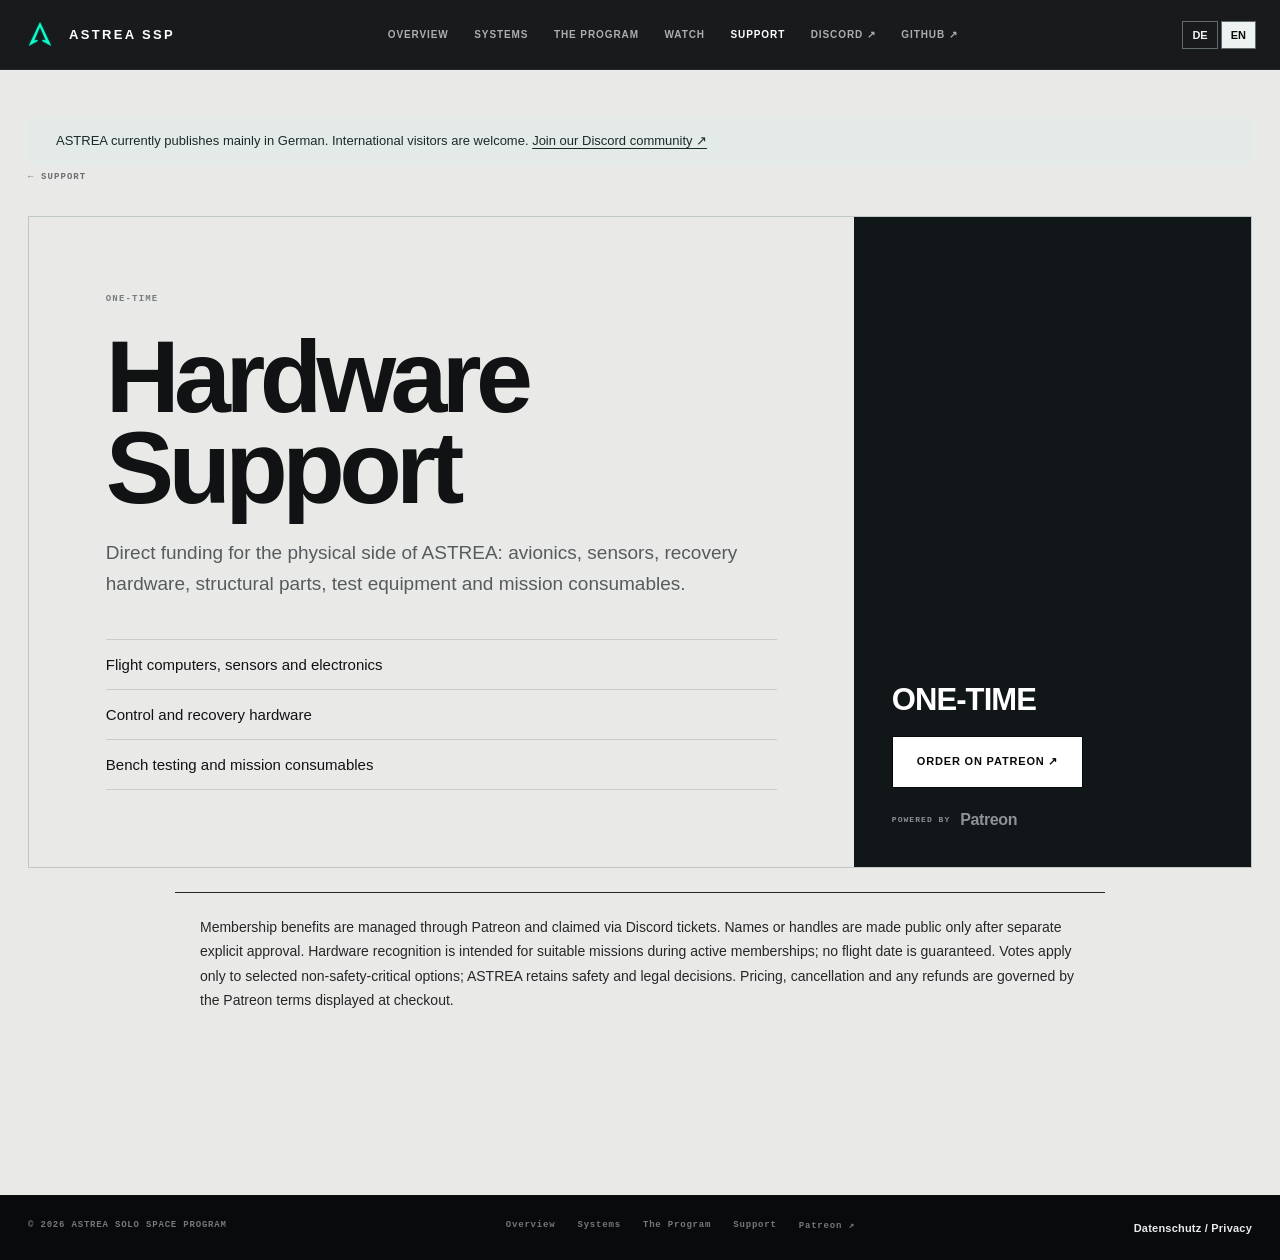
<file: support/hardware.html>
<!doctype html>
<html lang="de">
<head>
  <meta charset="utf-8">
  <meta name="viewport" content="width=device-width,initial-scale=1">
  <meta name="description" content="Hilf ASTREA SSP bei der Beschaffung von Komponenten und der Entwicklung realer Flughardware für das ICARUS-Programm.">
  <title>Hardware für ASTREA unterstützen | ASTREA SSP</title>
  <link rel="stylesheet" href="/assets/site.css">
<link rel="stylesheet" href="/assets/aerospace.css">
  <link rel="stylesheet" href="/assets/support.css">
  <link rel="icon" href="/favicon.png">

  <link rel="canonical" href="https://astreassp.de/support/hardware">
  <meta name="robots" content="index,follow,max-snippet:-1">
  <meta property="og:type" content="website">
  <meta property="og:locale" content="de_DE">
  <meta property="og:site_name" content="ASTREA SSP">
  <meta property="og:title" content="Hardware für ASTREA unterstützen | ASTREA SSP">
  <meta property="og:description" content="Hilf ASTREA SSP bei der Beschaffung von Komponenten und der Entwicklung realer Flughardware für das ICARUS-Programm.">
  <meta property="og:url" content="https://astreassp.de/support/hardware">
  <meta property="og:image" content="https://astreassp.de/logo.png">
  <meta name="twitter:card" content="summary">
</head>
<body data-page="support-hardware">
<header class="site-header">
  <a class="brand" href="/" aria-label="ASTREA SSP Startseite / Home">
    <img class="brand-logo" src="/logo.png" alt="">
    <span>ASTREA SSP</span>
  </a>
  <button type="button" class="nav-toggle" aria-label="Open navigation" aria-expanded="false" data-i18n="menu">MENÜ</button>
  <nav class="nav">
    <a href="/" data-i18n="nav_overview">Übersicht</a>
    <a href="/projects" data-i18n="nav_projects">Systeme</a>
    <a href="/about" data-i18n="nav_about">Das Programm</a>
    <a href="https://watch.astreassp.de/" data-i18n="nav_watch">Watch</a>
    <a class="active" href="/support">Support</a>
    <a href="https://discord.gg/NRd868Dkj2" target="_blank" rel="noreferrer" data-i18n="nav_discord">Discord ↗</a>
    <a class="nav-github" href="https://github.com/ASTREA-SSP" target="_blank" rel="noreferrer" data-i18n="nav_github">GitHub ↗</a>
  </nav>
</header>
<main class="support-main support-detail">
  <a class="support-back" href="/support">← SUPPORT</a>
  <section class="support-single">
    <div class="support-single-copy">
      <div class="support-product-topline"><span data-support="hardware_type">EINMALIG</span></div>
      <h1 data-support="hardware_title">Hardware Support</h1>
      <p data-support="hardware_detail">Direkte Finanzierung für die physische Seite von ASTREA: Avionik, Sensoren, Bergungshardware, Strukturteile, Testequipment und Missionsverbrauchsmaterial.</p>
      <ul class="support-list">
        <li data-support="hardware_item_1">Flugcomputer, Sensoren und Elektronik</li>
        <li data-support="hardware_item_2">Steuerungs- und Bergungshardware</li>
        <li data-support="hardware_item_3">Bench-Tests und Missionsverbrauchsmaterial</li>
      </ul>
    </div>
    <aside class="support-buybox">
      
      <strong data-support="hardware_type">EINMALIG</strong>
      <a class="button button-light" href="https://www.patreon.com/astreassp/shop" target="_blank" rel="noreferrer" data-support="hardware_order">AUF PATREON ORDERN ↗</a>
      <a class="patreon-line" href="https://patreon.com/astreassp" target="_blank" rel="noreferrer">
  <span>POWERED BY</span>
  <strong class="patreon-wordmark">Patreon</strong>
</a>
    </aside>
  </section>
  <p class="as-support-terms" data-support="terms_note">Mitgliedschaftsvorteile werden über Patreon verwaltet und müssen im Discord-Ticket angefordert werden. Die Veröffentlichung von Namen setzt eine ausdrückliche Freigabe voraus. Hardware-Namensnennung erfolgt nur auf geeigneten Missionen während aktiver Mitgliedschaft, ohne zugesagtes Flugdatum. Preise und Konditionen stehen bei Patreon.</p>
</main>
<footer class="footer">
  <span data-i18n="copyright">© 2026 ASTREA SOLO SPACE PROGRAM</span>
  <div>
    <a href="/" data-i18n="nav_overview">Übersicht</a>
    <a href="/projects" data-i18n="nav_projects">Systeme</a>
    <a href="/about" data-i18n="nav_about">Das Programm</a>
    <a href="/support">Support</a>
    <a href="https://patreon.com/astreassp" target="_blank" rel="noreferrer">Patreon ↗</a>
  </div>
  <div class="as-legal-links"><a href="/privacy" data-privacy-link>Datenschutz / Privacy</a></div>
</footer>
<script src="/assets/site.js"></script>
<script src="/assets/support.js"></script>
</body>
</html>
</file>
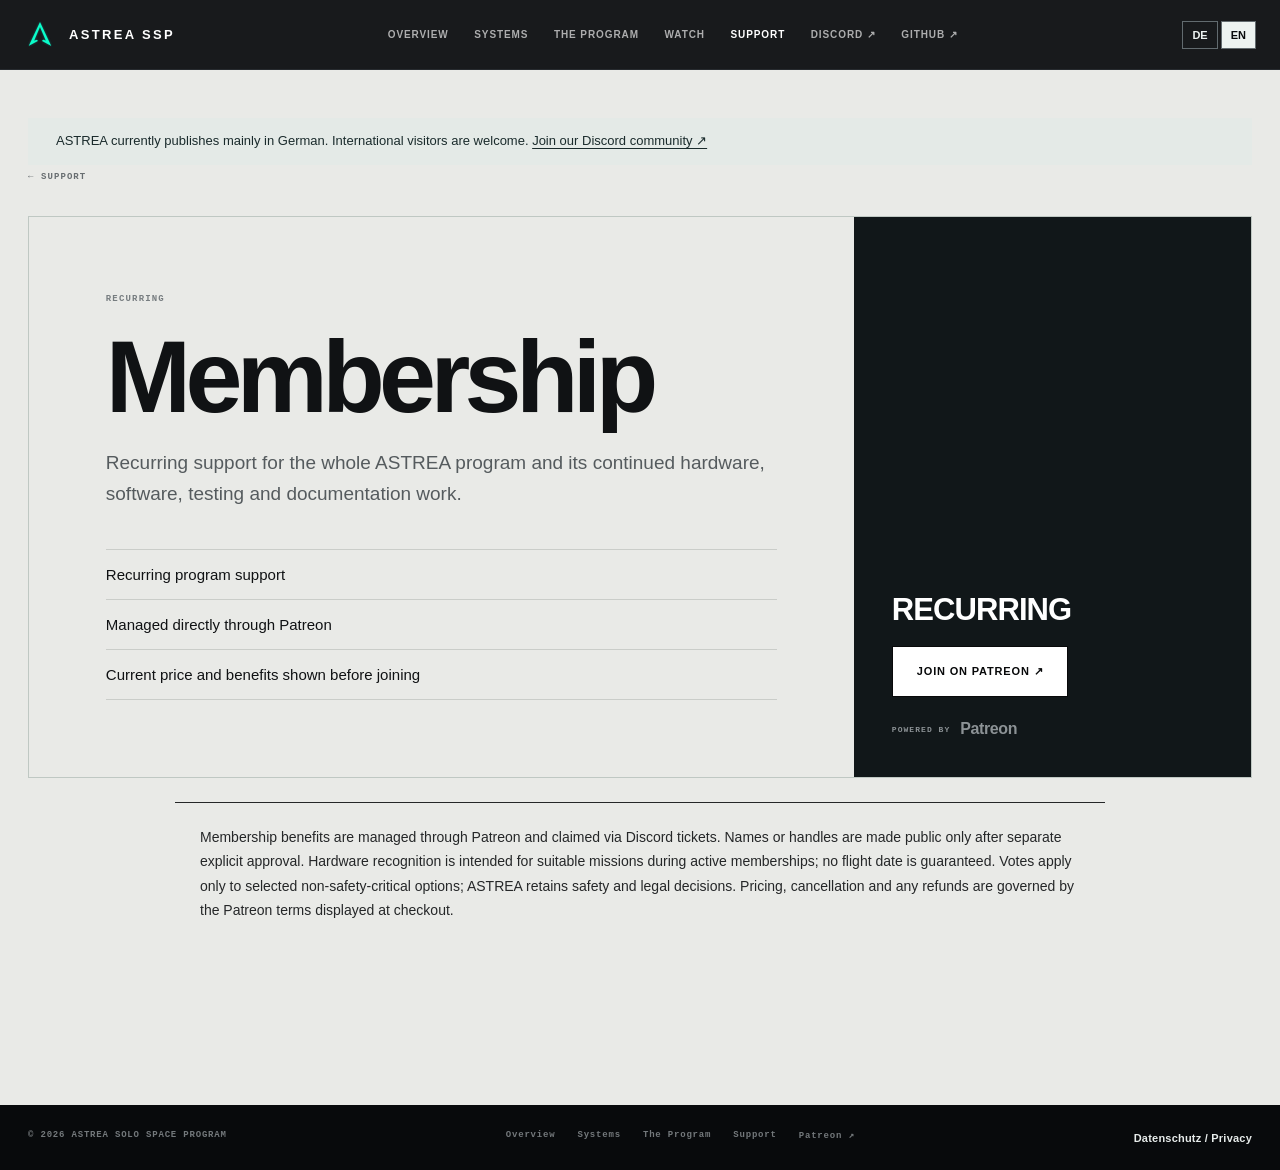
<file: support/member.html>
<!doctype html>
<html lang="de">
<head>
  <meta charset="utf-8">
  <meta name="viewport" content="width=device-width,initial-scale=1">
  <meta name="description" content="Begleite und unterstütze ASTREA SSP als Mitglied und fördere die kontinuierliche Entwicklung und Dokumentation unserer Projekte.">
  <title>ASTREA Mitgliedschaft | ASTREA SSP unterstützen</title>
  <link rel="stylesheet" href="/assets/site.css">
<link rel="stylesheet" href="/assets/aerospace.css">
  <link rel="stylesheet" href="/assets/support.css">
  <link rel="icon" href="/favicon.png">

  <link rel="canonical" href="https://astreassp.de/support/member">
  <meta name="robots" content="index,follow,max-snippet:-1">
  <meta property="og:type" content="website">
  <meta property="og:locale" content="de_DE">
  <meta property="og:site_name" content="ASTREA SSP">
  <meta property="og:title" content="ASTREA Mitgliedschaft | ASTREA SSP unterstützen">
  <meta property="og:description" content="Begleite und unterstütze ASTREA SSP als Mitglied und fördere die kontinuierliche Entwicklung und Dokumentation unserer Projekte.">
  <meta property="og:url" content="https://astreassp.de/support/member">
  <meta property="og:image" content="https://astreassp.de/logo.png">
  <meta name="twitter:card" content="summary">
</head>
<body data-page="support-member">
<header class="site-header">
  <a class="brand" href="/" aria-label="ASTREA SSP Startseite / Home">
    <img class="brand-logo" src="/logo.png" alt="">
    <span>ASTREA SSP</span>
  </a>
  <button type="button" class="nav-toggle" aria-label="Open navigation" aria-expanded="false" data-i18n="menu">MENÜ</button>
  <nav class="nav">
    <a href="/" data-i18n="nav_overview">Übersicht</a>
    <a href="/projects" data-i18n="nav_projects">Systeme</a>
    <a href="/about" data-i18n="nav_about">Das Programm</a>
    <a href="https://watch.astreassp.de/" data-i18n="nav_watch">Watch</a>
    <a class="active" href="/support">Support</a>
    <a href="https://discord.gg/NRd868Dkj2" target="_blank" rel="noreferrer" data-i18n="nav_discord">Discord ↗</a>
    <a class="nav-github" href="https://github.com/ASTREA-SSP" target="_blank" rel="noreferrer" data-i18n="nav_github">GitHub ↗</a>
  </nav>
</header>
<main class="support-main support-detail">
  <a class="support-back" href="/support">← SUPPORT</a>
  <section class="support-single">
    <div class="support-single-copy">
      <div class="support-product-topline"><span data-support="member_type">WIEDERKEHREND</span></div>
      <h1 data-support="member_title">Membership</h1>
      <p data-support="member_detail">Wiederkehrender Support für das gesamte ASTREA Programm und die laufende Arbeit an Hardware, Software, Tests und Dokumentation.</p>
      <ul class="support-list">
        <li data-support="member_item_1">Wiederkehrender Programmsupport</li>
        <li data-support="member_item_2">Direkt über Patreon verwaltet</li>
        <li data-support="member_item_3">Aktueller Preis und Vorteile werden vor dem Beitritt angezeigt</li>
      </ul>
    </div>
    <aside class="support-buybox">
      
      <strong data-support="member_type">WIEDERKEHREND</strong>
      <a class="button button-light" href="https://www.patreon.com/astreassp/membership" target="_blank" rel="noreferrer" data-support="member_join">AUF PATREON BEITRETEN ↗</a>
      <a class="patreon-line" href="https://patreon.com/astreassp" target="_blank" rel="noreferrer">
  <span>POWERED BY</span>
  <strong class="patreon-wordmark">Patreon</strong>
</a>
    </aside>
  </section>
  <p class="as-support-terms" data-support="terms_note">Mitgliedschaftsvorteile werden über Patreon verwaltet und müssen im Discord-Ticket angefordert werden. Die Veröffentlichung von Namen setzt eine ausdrückliche Freigabe voraus. Hardware-Namensnennung erfolgt nur auf geeigneten Missionen während aktiver Mitgliedschaft, ohne zugesagtes Flugdatum. Preise und Konditionen stehen bei Patreon.</p>
</main>
<footer class="footer">
  <span data-i18n="copyright">© 2026 ASTREA SOLO SPACE PROGRAM</span>
  <div>
    <a href="/" data-i18n="nav_overview">Übersicht</a>
    <a href="/projects" data-i18n="nav_projects">Systeme</a>
    <a href="/about" data-i18n="nav_about">Das Programm</a>
    <a href="/support">Support</a>
    <a href="https://patreon.com/astreassp" target="_blank" rel="noreferrer">Patreon ↗</a>
  </div>
  <div class="as-legal-links"><a href="/privacy" data-privacy-link>Datenschutz / Privacy</a></div>
</footer>
<script src="/assets/site.js"></script>
<script src="/assets/support.js"></script>
</body>
</html>
</file>
<file: assets/site.css>
:root{--black:#08090a;--ink:#101214;--white:#f5f5f2;--paper:#ecece8;--muted:#85898c;--line:#d8d9d5;--dark-line:#292c2e;--accent:#00ffc8;--max:1240px}
*{box-sizing:border-box}html{scroll-behavior:smooth}body{margin:0;background:var(--paper);color:var(--ink);font-family:Arial,Helvetica,sans-serif}a{color:inherit;text-decoration:none}p{line-height:1.65}
.site-header{height:74px;padding:0 28px;display:flex;align-items:center;justify-content:space-between;background:rgba(8,9,10,.97);color:#fff;border-bottom:1px solid var(--dark-line);position:sticky;top:0;z-index:20}.brand{display:flex;align-items:center;gap:13px;font:800 14px/1 monospace;letter-spacing:.16em}.brand-logo{width:36px;height:36px;object-fit:contain}.nav{display:flex;align-items:center;gap:27px;font:600 11px/1 monospace;text-transform:uppercase;letter-spacing:.08em}.nav a{opacity:.65}.nav a:hover,.nav a.active{opacity:1}.nav-github{color:var(--accent)!important}.nav-toggle{display:none;background:none;color:#fff;border:0;font:700 11px monospace}
.hero{position:relative;min-height:calc(100vh - 74px);background:var(--black);color:#fff;overflow:hidden;display:grid;grid-template-columns:1.05fr .95fr;padding:clamp(50px,8vw,110px) max(28px,calc((100vw - var(--max))/2));gap:50px;align-items:center}.hero-copy{position:relative;z-index:3;max-width:700px}.eyebrow,.section-label{font:700 10px/1.3 monospace;letter-spacing:.16em;text-transform:uppercase;color:var(--muted)}.hero .eyebrow{color:var(--accent)}h1,h2,h3{margin:0;line-height:.98;letter-spacing:-.045em}.hero h1{font-size:clamp(54px,7.2vw,108px);max-width:850px;margin:18px 0 28px}.hero-lead{max-width:610px;color:#aeb2b5;font-size:18px}.hero-actions{display:flex;align-items:center;gap:28px;margin-top:38px}.button{display:inline-flex;gap:18px;align-items:center;padding:14px 18px;border:1px solid currentColor;font:700 11px monospace;text-transform:uppercase;letter-spacing:.08em}.button-light{background:#fff;color:#08090a}.button-dark{background:#08090a;color:#fff}.text-link,.arrow-link{font:700 11px monospace;text-transform:uppercase;letter-spacing:.08em}.hero-meta{position:absolute;left:max(28px,calc((100vw - var(--max))/2));bottom:30px;right:max(28px,calc((100vw - var(--max))/2));display:flex;justify-content:space-between;color:#62676a;font:700 9px monospace;letter-spacing:.14em;z-index:3}.hero-grid{position:absolute;inset:0;background-image:linear-gradient(rgba(255,255,255,.035) 1px,transparent 1px),linear-gradient(90deg,rgba(255,255,255,.035) 1px,transparent 1px);background-size:50px 50px;mask-image:linear-gradient(to right,transparent,black 20%,black 80%,transparent)}
.hero-stage{position:absolute;right:4vw;bottom:8%;width:min(42vw,570px);height:min(62vh,620px);display:grid;place-items:center;overflow:hidden;border:1px solid rgba(255,255,255,.05);background:radial-gradient(circle at 58% 42%,rgba(200,255,0,.06),transparent 30%)}.hero-stage:before{content:"";position:absolute;width:78%;aspect-ratio:1;border:1px solid rgba(255,255,255,.08);border-radius:50%;transform:rotate(-17deg)}.hero-stage:after{content:"";position:absolute;width:110%;height:1px;background:rgba(255,255,255,.06);transform:rotate(-18deg)}.esp32-photo{position:relative;z-index:2;width:min(88%,560px);max-height:82%;object-fit:contain;transform:rotate(-8deg) translateY(8px);filter:drop-shadow(0 30px 34px rgba(0,0,0,.65))}.esp32-cutout{position:relative;width:min(75%,450px);aspect-ratio:1.38;transform:rotate(-7deg);filter:drop-shadow(0 30px 34px rgba(0,0,0,.65));z-index:2}.esp32-board{position:absolute;inset:8% 5%;background:linear-gradient(90deg,transparent 0 12%,rgba(0, 255, 221, 0.8) 12.4% 13%,transparent 13.4% 24%,rgba(0, 255, 170, 0.38) 24.4% 25%,transparent 25.4%),linear-gradient(0deg,transparent 0 18%,rgba(0, 255, 179, 0.45) 18.4% 19%,transparent 19.4% 43%,rgba(0, 255, 221, 0.45) 43.4% 44%,transparent 44.4%),#163b2a;border-radius:12px;border:1px solid rgba(255,255,255,.22);box-shadow:inset 0 0 0 2px rgba(0,0,0,.28),inset 0 0 35px rgba(0,0,0,.35)}.esp32-board:before{content:"ESP32";position:absolute;left:23%;top:39%;font:700 clamp(16px,2.4vw,28px)/1 Arial,sans-serif;letter-spacing:.14em;color:rgba(255,255,255,.76)}.esp32-board:after{content:"ASTREA / FLIGHT COMPUTER";position:absolute;left:23%;top:52%;font:600 clamp(7px,1vw,11px)/1 monospace;letter-spacing:.18em;color:rgba(0, 255, 179, 0.72)}.esp32-module{position:absolute;left:29%;top:23%;width:25%;height:49%;border-radius:5px;background:#22272a;border:1px solid rgba(255,255,255,.25);box-shadow:inset 0 0 18px rgba(0,0,0,.8)}.esp32-module:after{content:"";position:absolute;inset:9% 13%;background:repeating-linear-gradient(90deg,#a8aa9e 0 2px,transparent 2px 5px);opacity:.48}.esp32-pins{position:absolute;inset:5% 0;display:flex;justify-content:space-between}.esp32-pins span{width:4%;height:90%;background:repeating-linear-gradient(0deg,#b9b9ae 0 5px,transparent 5px 11px);opacity:.8}.esp32-label{position:absolute;bottom:9%;right:8%;font:600 9px/1 monospace;letter-spacing:.2em;color:rgba(255,255,255,.42)}.stage-caption{position:absolute;left:18px;right:18px;bottom:17px;display:flex;justify-content:space-between;gap:18px;z-index:3;color:#72777a;font:600 9px/1.4 monospace;letter-spacing:.12em}.stage-caption strong{color:var(--accent)}
.section{max-width:var(--max);margin:auto;padding:clamp(90px,12vw,170px) 28px}.intro{display:grid;grid-template-columns:.8fr 1.2fr;gap:60px}.intro h2,.roadmap h2,.mission-reason h2{font-size:clamp(42px,5.2vw,76px)}.intro-copy{max-width:720px}.intro-copy p{font-size:21px;color:#555b5e}
.program-banner{background:#111;color:#fff;padding:90px max(28px,calc((100vw - var(--max))/2));display:grid;grid-template-columns:.9fr 1.1fr;gap:70px}.program-banner h2{font-size:clamp(48px,6vw,84px);margin-top:16px}.program-banner p:last-child{max-width:650px;color:#9ba0a3;font-size:20px;align-self:end}
.project-feature{display:grid;grid-template-columns:1fr 1fr;min-height:720px}.project-feature.dark{background:var(--black);color:#fff}.project-image{min-height:520px;position:relative;overflow:hidden}.project-image.ic{background:radial-gradient(circle at 58% 44%,rgba(0, 255, 200, 0.13),transparent 23%),linear-gradient(135deg,#181c1e,#08090a)}.technical-lines{position:absolute;inset:15%;border:1px solid rgba(0, 255, 128, 0.16);transform:rotate(-9deg)}.technical-lines:before,.technical-lines:after{content:"";position:absolute;border:1px solid rgba(255,255,255,.08)}.technical-lines:before{inset:12% 28%}.technical-lines:after{inset:25% 12%}.image-caption{position:absolute;left:26px;bottom:24px;font:700 9px monospace;letter-spacing:.13em;color:#707578}.project-info{padding:clamp(55px,7vw,100px);display:flex;flex-direction:column;justify-content:center}.project-info h2{font-size:clamp(48px,6vw,88px);margin:15px 0 20px}.project-info>p:not(.eyebrow){max-width:570px;color:#aeb2b5;font-size:18px}.spec-list{margin:40px 0;max-width:570px}.spec-list div{display:flex;justify-content:space-between;gap:30px;padding:13px 0;border-top:1px solid var(--dark-line);font:700 10px monospace}.spec-list dt{color:#707578}.spec-list dd{margin:0;text-align:right}.project-feature.jo{background:#fff}.project-feature.jo .project-info>p:not(.eyebrow){color:#555b5e}.project-feature.jo .spec-list div{border-color:var(--line)}.jo-img{background:#111;color:#fff}.star-field{position:absolute;inset:0;background-image:radial-gradient(#fff 0 1px,transparent 1px);background-size:67px 67px;opacity:.24}.light-curve{position:absolute;left:9%;right:9%;top:47%;height:2px;background:var(--accent);box-shadow:0 0 20px rgba(0, 255, 213, 0.3);transform:rotate(-5deg)}
.roadmap{display:grid;grid-template-columns:.8fr 1.2fr;gap:60px}.roadmap-main{max-width:850px}.timeline{margin-top:55px}.timeline article{border-top:1px solid var(--line);padding:25px 0 28px;display:grid;grid-template-columns:140px 1fr;gap:20px}.timeline article span{font:700 10px monospace;color:#777}.timeline h3{font-size:25px;letter-spacing:-.025em}.timeline p{grid-column:2;margin:8px 0 0;color:#666}.timeline .current{border-color:#111}.timeline .current span{color:#009f92}
.statement{padding:clamp(100px,15vw,200px) 28px;text-align:center;background:var(--accent)}.statement h2{font-size:clamp(60px,9vw,130px);margin:20px auto 40px}.footer{padding:25px 28px;background:var(--black);color:#73787b;display:flex;justify-content:space-between;font:700 9px monospace;letter-spacing:.1em}.footer div{display:flex;gap:22px}
.page-hero{background:var(--black);color:#fff;padding:clamp(100px,13vw,180px) max(28px,calc((100vw - var(--max))/2));min-height:520px}.page-hero h1{font-size:clamp(58px,8vw,112px);margin:20px 0}.page-hero>p:last-child{max-width:650px;color:#aeb2b5;font-size:19px}.project-index{max-width:var(--max);margin:auto;padding:100px 28px}.index-card{display:grid;grid-template-columns:100px 1fr;padding:55px 0;border-top:1px solid var(--line)}.index-card:last-child{border-bottom:1px solid var(--line)}.index-no{font:700 10px monospace;color:#777}.index-card h2{font-size:clamp(45px,6vw,80px);margin:10px 0 15px}.index-card p:not(.eyebrow){max-width:650px;color:#5d6265}.detail-grid{max-width:var(--max);margin:auto;padding:120px 28px;display:grid;grid-template-columns:.8fr 1.2fr;gap:60px}.detail-grid h2{font-size:clamp(42px,5vw,70px)}.detail-grid p{font-size:19px;color:#555b5e;max-width:700px}.principles{display:grid;grid-template-columns:repeat(3,1fr);background:#111;color:#fff}.principles article{padding:65px 40px;border-right:1px solid var(--dark-line)}.principles article:last-child{border-right:0}.principles span{font:700 10px monospace;color:var(--accent)}.principles h3{font-size:30px;margin:30px 0 15px}.principles p{color:#94999c}.about-roadmap{background:#e2e3df;max-width:none;padding-left:max(28px,calc((100vw - var(--max))/2));padding-right:max(28px,calc((100vw - var(--max))/2))}.about-roadmap{display:grid;grid-template-columns:.8fr 1.2fr}.about-roadmap h2{font-size:60px;margin-bottom:20px}.about-roadmap p{max-width:680px;color:#555b5e}.mission-reason{max-width:var(--max);margin:auto;display:grid;grid-template-columns:.8fr 1.2fr;gap:60px;padding:130px 28px}.reason-kicker{color:#008d6a;font:700 10px monospace;letter-spacing:.16em;text-transform:uppercase;margin-bottom:18px}.reason-copy{max-width:760px;color:#555b5e;font-size:21px}.reason-copy em{color:#111;font-style:normal;font-weight:700}.discord-strip{max-width:var(--max);margin:0 auto 100px;padding:30px 28px;border-top:1px solid var(--line);border-bottom:1px solid var(--line);display:flex;align-items:center;justify-content:space-between;gap:30px}.discord-strip h3{font-size:32px;margin:8px 0 0}.reveal{opacity:0;transform:translateY(18px);transition:opacity .65s ease,transform .65s ease}.reveal.is-visible{opacity:1;transform:none}
@media(max-width:900px){.hero-stage{position:relative;right:auto;bottom:auto;width:100%;height:420px;order:2}.hero{display:flex;flex-direction:column;align-items:stretch}.mission-reason,.program-banner{grid-template-columns:1fr}}
@media(max-width:800px){.site-header{padding:0 18px}.nav-toggle{display:block}.nav{position:absolute;display:none;left:0;right:0;top:74px;background:#08090a;padding:25px 20px;flex-direction:column;align-items:flex-start;border-bottom:1px solid var(--dark-line)}.nav.is-open{display:flex}.hero{grid-template-columns:1fr;min-height:auto;padding-top:85px;padding-bottom:100px}.hero-graphic{height:420px;order:2}.hero-meta{bottom:20px;left:20px;right:20px}.intro,.roadmap,.detail-grid,.mission-reason,.about-roadmap{grid-template-columns:1fr}.project-feature{grid-template-columns:1fr}.project-feature .project-info{order:2}.project-image{min-height:400px}.principles{grid-template-columns:1fr}.principles article{border-right:0;border-bottom:1px solid var(--dark-line)}.footer{flex-direction:column;gap:18px}.index-card{grid-template-columns:55px 1fr}.discord-strip{align-items:flex-start;flex-direction:column}.statement{text-align:left}.hero h1{font-size:clamp(50px,14vw,78px)}.timeline article{grid-template-columns:1fr}.timeline p{grid-column:1}}
@media(prefers-reduced-motion:reduce){html{scroll-behavior:auto}.reveal{opacity:1;transform:none;transition:none}}

/* Editorial sections without decorative micro-label columns. */
.intro.intro--single,
.roadmap.roadmap--single,
.roadmap.about-roadmap.about-roadmap--single,
.detail-grid.detail-grid--single{grid-template-columns:minmax(0,1fr)}

.intro.intro--single .intro-copy,.roadmap.roadmap--single .roadmap-main{max-width:1000px}
.detail-grid.detail-grid--single > div{max-width:860px}


/* Accessibility and small-viewport resilience, October 2026 */
:where(a,button,input,select,textarea,[tabindex]):focus-visible{outline:3px solid #00b994;outline-offset:3px}
:where(button,a){-webkit-tap-highlight-color:transparent}
.nav-toggle{min-height:44px;min-width:44px;cursor:pointer}
.nav a{display:inline-flex;align-items:center;min-height:44px}
.button{min-height:44px;justify-content:center;text-align:center}
:where(img,svg,video,iframe){max-width:100%}
img{height:auto}
:where(.hero,.page-hero,.project-feature,.detail-grid,.intro,.roadmap,.footer)>*{min-width:0}
:where(h1,h2,h3,p,a){overflow-wrap:break-word}
@media(max-width:480px){.site-header{padding-inline:14px}.brand{gap:8px;letter-spacing:.08em}.hero,.page-hero{padding-inline:20px}.hero-actions{flex-wrap:wrap;gap:16px}.hero h1{font-size:clamp(38px,12vw,58px)}.hero-stage,.hero-graphic{max-height:320px}.footer{padding-inline:20px}}
@media(max-width:320px){.brand span{font-size:11px}.nav-toggle{font-size:10px}.hero h1{font-size:36px}}
@media(prefers-reduced-motion:reduce){*,*::before,*::after{scroll-behavior:auto!important;animation-duration:.01ms!important;animation-iteration-count:1!important;transition-duration:.01ms!important}}
</file>
<file: assets/aerospace.css>
@import url("/assets/brand.css");
/* ASTREA visual system v4 | aerospace editorial, no synthetic interface chrome */
:root{--accent:#6ac8bd;--paper:#e9eae7;--black:#07090b;--line:#cacdc9;--dark-line:#33383b}
html{scroll-padding-top:72px}
body{font-family:Arial,Helvetica,sans-serif;-webkit-font-smoothing:antialiased}
::selection{background:#a8d2ca;color:#07090b}
.site-header{height:70px;border-bottom:1px solid #272b2f;background:#090b0dee;backdrop-filter:blur(16px);padding:0 max(24px,calc((100vw - 1500px)/2))}
.brand{font-family:Arial,Helvetica,sans-serif;font-size:13px;letter-spacing:.18em;font-weight:800}
.brand-logo{width:32px;height:32px}
.nav{gap:clamp(12px,2vw,30px)}.nav a{font:700 10px/1.4 Arial,Helvetica,sans-serif;letter-spacing:.09em;color:#fff;opacity:.64;transition:opacity .2s}.nav a.active,.nav a:hover{opacity:1}.nav-github{color:#fff!important}
h1,h2,h3{letter-spacing:-.06em}p{line-height:1.64}.eyebrow,.section-label{font:700 10px/1.5 Arial,Helvetica,sans-serif;letter-spacing:.13em}
.button{font:800 11px/1.2 Arial,Helvetica,sans-serif;letter-spacing:.075em;padding:18px 24px;transition:background-color .2s,color .2s,transform .2s}.button:hover{transform:translateY(-2px)}.button-light:hover{background:#d6dedb}.button-dark:hover{background:#313a3c}.text-link,.arrow-link{font:800 11px/1.4 Arial,Helvetica,sans-serif;letter-spacing:.08em}
.hero-grid,.hero-stage:before,.hero-stage:after,.technical-lines,.star-field{display:none!important}
.hero{background:#080a0c;grid-template-columns:1fr;align-items:end;min-height:min(850px,calc(100svh - 70px));padding:140px max(28px,calc((100vw - 1320px)/2)) 100px;gap:0}
.hero:before{content:"";position:absolute;inset:0;background:linear-gradient(90deg,#080a0cf5 0%,#080a0cbd 42%,#080a0c3a 83%),radial-gradient(ellipse at 80% 50%,#4b54571a,transparent 55%);z-index:1;pointer-events:none}
.hero-copy{max-width:790px}.hero h1{font-size:clamp(69px,9.3vw,142px);line-height:.9;letter-spacing:-.075em;margin:23px 0 34px;max-width:1000px}.hero-lead{max-width:520px;font-size:clamp(16px,1.6vw,20px);color:#c1c7c9}.hero .eyebrow{color:#c6d0ce}.hero-actions{margin-top:45px}.hero-meta{left:max(28px,calc((100vw - 1320px)/2));right:max(28px,calc((100vw - 1320px)/2));bottom:25px;color:#9b9e9f}
.hero-stage{right:-3vw;bottom:8%;width:min(57vw,800px);height:min(80vh,760px);border:0;background:transparent;opacity:.75;z-index:0;transform:rotate(-2deg)}
.hero-stage .esp32-photo{width:min(100%,760px);max-height:95%;transform:rotate(-6deg);filter:drop-shadow(0 65px 55px #000)}
.stage-caption{display:none}
.section{max-width:1376px}.intro{padding-top:145px;padding-bottom:145px;gap:65px}.intro h2,.roadmap h2,.mission-reason h2{font-size:clamp(46px,5.7vw,85px);line-height:1.01}.intro-copy p{font-size:clamp(18px,1.7vw,22px)}
.program-banner{background:#141719;padding-top:125px;padding-bottom:125px}.program-banner h2{line-height:.98}
.project-feature{min-height:680px}.project-feature.dark{background:#090c0f}.project-image.ic{background:#070a0c}.project-image.ic:before{content:"";position:absolute;inset:0;background-image:url('/assets/icarus-m1-board.svg');background-size:90% auto;background-position:center;background-repeat:no-repeat;filter:drop-shadow(0 30px 48px #000);opacity:.92}
.project-image.jo-img{background:radial-gradient(circle at 48% 44%,#293b4a 0,#101820 26%,#080d12 67%)}.project-image.jo-img:after{content:"";position:absolute;inset:15%;background:radial-gradient(ellipse at 50% 50%,transparent 35%,#0009 100%),repeating-linear-gradient(180deg,transparent 0 41px,#90a6b31a 42px);opacity:.65}
.light-curve{background:#d1e9e3;box-shadow:none;height:1px}
.project-info{padding:clamp(55px,6.5vw,105px)}.project-info h2{font-size:clamp(62px,7vw,104px)}
.project-feature.jo{background:#eff0ed}
.image-caption{color:#b7bfc0;letter-spacing:.15em}
.project-feature .spec-list div{border-color:#414749}.project-feature.jo .spec-list div{border-color:#c8cdcb}
.roadmap{padding-top:145px;padding-bottom:145px}.timeline .current span,.reason-kicker{color:#496d68}
.mission-reason{padding-top:145px;padding-bottom:145px}
.discord-strip{margin-bottom:120px}
.statement{background:#d5dbd6;padding:130px 28px}.statement h2{font-size:clamp(62px,9vw,132px)}
.footer{background:#080a0c;letter-spacing:.09em;gap:20px}
.page-hero{min-height:clamp(480px,75vh,760px);background:linear-gradient(130deg,#0a0c0e 20%,#1b2023 100%);display:flex;flex-direction:column;justify-content:end;padding-top:120px;padding-bottom:85px;position:relative;overflow:hidden}
.page-hero:after{content:"ASTREA / SSP";position:absolute;right:5%;top:42%;font:800 clamp(80px,16vw,260px)/1 Arial;letter-spacing:-.09em;white-space:nowrap;color:#ffffff04;pointer-events:none}
.page-hero h1{font-size:clamp(68px,10vw,150px);line-height:.92;max-width:1200px;position:relative;z-index:1}
.page-hero>p:last-child{font-size:clamp(17px,1.6vw,22px);line-height:1.55;position:relative;z-index:1}
.detail-grid{padding-top:140px;padding-bottom:140px}.detail-grid h2{line-height:1.02}
.principles{background:#15191c}.principles article{padding:80px 42px}.principles span{color:#a4c4bd}
.project-index{max-width:1376px}.index-card{padding:75px 0;transition:opacity .2s}.index-card:hover{opacity:.68}.index-card h2{font-size:clamp(60px,8vw,112px)}
.av-home-link{display:inline-flex;align-items:center;gap:20px;margin-top:24px;font:800 11px Arial,sans-serif;letter-spacing:.1em;text-transform:uppercase;border-bottom:1px solid currentColor;padding:10px 0}
.as-project-media{display:block;width:100%;max-height:460px;object-fit:contain}
.as-project-media--board{background:#080a0c;padding:30px}
.as-index-subnote{font:700 10px Arial,sans-serif;letter-spacing:.12em;color:#66827d}
.as-project-document{padding:90px max(28px,calc((100vw - 1240px)/2));background:#101517;color:#fff}.as-project-document h2{font-size:clamp(43px,6vw,76px);max-width:900px}.as-project-document p{max-width:600px;color:#a9b6b6;font-size:19px}.as-project-document a{display:inline-block;border-bottom:1px solid #a9b6b6;padding:14px 0;margin-top:22px;font:700 12px Arial;letter-spacing:.06em}
@media(max-width:1000px){.hero-stage{width:62vw;opacity:.3;right:-16vw;bottom:9%}.hero-copy{max-width:780px}.hero h1{font-size:clamp(65px,11vw,110px)}}
@media(max-width:800px){.site-header{padding:0 18px}.nav{top:70px;gap:22px}.nav a{font-size:12px}.hero{min-height:calc(90svh - 70px);padding:115px 23px 100px;display:flex;justify-content:center}.hero h1{font-size:clamp(57px,12.5vw,92px)}.hero-stage{position:absolute;order:initial;bottom:9%;right:-45%;width:110%;height:65%;opacity:.18}.hero-copy{z-index:4}.hero-meta{left:23px;right:23px}.hero-actions{flex-wrap:wrap;gap:24px}.program-banner,.intro,.roadmap,.mission-reason{gap:35px}.program-banner{padding:85px 25px}.project-feature{min-height:0}.project-image{min-height:360px}.project-info{padding:65px 25px}.project-image.ic:before{background-size:95% auto}.principles article{padding:55px 28px}.page-hero{min-height:500px;padding:120px 25px 75px}.page-hero h1{font-size:clamp(60px,12vw,100px)}.footer{padding:28px}.footer div{flex-wrap:wrap}.as-project-document{padding:70px 25px}.as-project-media--board{max-height:390px}}
@media(prefers-reduced-motion:reduce){.button{transition:none}.reveal{opacity:1;transform:none}}

/* Real project imagery and visual documentation */
.as-home-document{background:#121719;padding-top:90px;padding-bottom:100px;border-top:1px solid #293133}
.as-home-document h2{margin:18px 0 18px}
.as-home-document p{margin:0}
.as-home-document .eyebrow{color:#9bbab5}
.index-card{grid-template-columns:65px minmax(0,1fr) minmax(220px,.52fr);gap:32px;align-items:center}
.as-index-visual{margin:0;min-width:0;position:relative;min-height:250px;display:grid;align-items:center;background:#101517;overflow:hidden}
.as-index-visual img{width:100%;height:100%;max-height:350px;object-fit:contain;transition:transform .35s ease}
.index-card:hover .as-index-visual img{transform:scale(1.04)}
.as-index-visual figcaption{position:absolute;bottom:13px;left:16px;color:#9cabac;font:700 9px/1.4 monospace;letter-spacing:.08em}
.as-science-visual{background:#10191f;color:#fff;position:relative;min-height:470px;display:grid;grid-template-columns:minmax(0,1.4fr) minmax(220px,.6fr);align-items:center;padding:50px max(28px,calc((100vw - 1320px)/2));gap:40px}
.as-science-visual img{width:100%;height:auto;max-height:570px;object-fit:contain}
.as-science-visual>div{align-self:end;padding-bottom:40px}
.as-science-visual span{font:800 11px/1.5 monospace;letter-spacing:.12em;color:#9eb6ba}
.as-science-visual p{font-size:clamp(16px,1.6vw,21px);line-height:1.6;color:#c2cbce}
.as-science-visual a{display:inline-block;border-bottom:1px solid #ccc;padding:16px 0 8px;font:800 11px/1.4 Arial,sans-serif;letter-spacing:.08em}
.as-flight-visual{background:#05090b}
.as-flight-visual img{max-height:650px;filter:drop-shadow(0 30px 35px #000)}
.as-jo-preview{position:absolute;inset:0;width:100%;height:100%;object-fit:cover;opacity:.88}
.project-image.jo-img:after{display:none}
.as-page-index{border-top:1px solid var(--line)}
@media(max-width:950px){.index-card{grid-template-columns:40px 1fr;gap:20px}.as-index-visual{grid-column:2;min-height:230px}.as-science-visual{grid-template-columns:1fr}.as-science-visual>div{padding:0 0 20px}}
@media(max-width:650px){.index-card{grid-template-columns:32px 1fr;padding:56px 0}.index-card h2{font-size:clamp(48px,13vw,80px)}.as-index-visual{min-height:180px}.as-science-visual{padding:32px 24px}.as-science-visual img{max-height:370px}.as-science-visual p{font-size:16px}}

/* No reserved columns for removed section labels. */
.intro.intro--single,
.roadmap.roadmap--single,
.roadmap.about-roadmap.about-roadmap--single,
.detail-grid.detail-grid--single{grid-template-columns:minmax(0,1fr)}


/* Systems index: keep both content and artwork in explicit grid columns. */
body[data-page="projects"] .project-index{width:min(1376px,100%);padding:84px 28px}
body[data-page="projects"] .index-card.index-card--clean{
  display:grid;
  grid-template-columns:minmax(0,1.05fr) minmax(0,.95fr);
  align-items:center;
  gap:clamp(28px,5vw,80px);
  min-width:0;
  padding:65px 0;
}
body[data-page="projects"] .index-card.index-card--clean > div{min-width:0}
body[data-page="projects"] .index-card.index-card--clean h2{
  font-size:clamp(42px,6.3vw,86px);
  overflow-wrap:normal;
  hyphens:none;
  letter-spacing:-.055em;
}
body[data-page="projects"] .index-card.index-card--clean .as-index-visual{
  grid-column:auto;
  min-width:0;
  width:100%;
  min-height:0;
  aspect-ratio:479/326;
  overflow:hidden;
  display:grid;
  place-items:center;
  margin:0;
}
body[data-page="projects"] .index-card.index-card--clean .as-index-visual img{
  display:block;
  width:100%;
  height:100%;
  max-height:none;
  object-fit:contain;
}
@media(max-width:820px){
  body[data-page="projects"] .project-index{padding:45px 20px}
  body[data-page="projects"] .index-card.index-card--clean{grid-template-columns:minmax(0,1fr);gap:25px;padding:48px 0}
  body[data-page="projects"] .index-card.index-card--clean .as-index-visual{grid-column:1;aspect-ratio:479/326;max-height:350px}
  body[data-page="projects"] .index-card.index-card--clean h2{font-size:clamp(45px,10vw,75px)}
}

/* Accessibility and language controls: restrained engineering UI */
:focus-visible{outline:3px solid #8bdbd0!important;outline-offset:4px}
.nav a{opacity:.88}
.as-language-switch{display:flex;align-items:center;gap:3px;flex:none;margin-left:12px}
.as-language-switch button{background:transparent;border:1px solid #626b6f;color:#edf3f1;padding:7px 9px;font:700 11px Arial,sans-serif;cursor:pointer}
.as-language-switch button[aria-pressed="true"]{background:#edf3f1;color:#080a0c}
.as-language-note{max-width:1376px;margin:0 auto;padding:13px 28px;background:#e4eae7;color:#1a2b2c;font-size:13px;line-height:1.6}
.as-language-note a{text-decoration:underline;text-underline-offset:3px}
.footer a:focus-visible,.nav a:focus-visible{opacity:1}
.as-legal{max-width:980px;margin:0 auto;padding:75px 28px 110px;line-height:1.75}
.as-legal h1{font-size:clamp(40px,6vw,74px);margin:0 0 15px}
.as-legal h2{font-size:clamp(23px,3vw,34px);letter-spacing:-.03em;margin:44px 0 12px}
.as-legal p,.as-legal li{font-size:16px;line-height:1.7}
.as-legal a{text-decoration:underline;text-underline-offset:3px;overflow-wrap:anywhere}
.as-legal .as-pending{border-left:3px solid #b08832;padding:12px 20px;background:#f4eee1}
html[lang="de"] .as-en,html[lang="en"] .as-de{display:none!important}
@media(max-width:800px){.as-language-switch{margin-left:auto;margin-right:10px}.as-language-note{padding:12px 20px}.as-legal{padding:52px 22px 80px}}
@media(prefers-reduced-motion:reduce){html{scroll-behavior:auto}.button:hover,.index-card:hover .as-index-visual img{transform:none}}

.as-legal-links{display:flex;flex-wrap:wrap;gap:16px;align-items:center}
.as-legal-links a{color:#e7eceb;font:700 11px/1.5 Arial,sans-serif;text-transform:none;letter-spacing:.02em}
.patreon-wordmark{font:bold 16px/1.2 Arial,sans-serif;letter-spacing:-.025em}

/* Long German legal headings and identifiers must wrap on narrow screens. */
.as-legal h1,.as-legal h2{overflow-wrap:anywhere;hyphens:auto}
.as-legal section{min-width:0;overflow-wrap:break-word}

/* Low-friction professional contact section for technical and academic outreach. */
.as-contact-section{background:#101719;color:#eef4f3;padding:95px max(28px,calc((100vw - 1376px)/2))}
.as-contact-inner{max-width:820px}
.as-contact-section h2{font-size:clamp(40px,6vw,72px);line-height:1.02;margin:0 0 24px}
.as-contact-section p{max-width:660px;color:#becac8;font-size:18px}
.as-contact-email{display:inline-block;font:bold clamp(17px,2vw,24px) Arial,sans-serif;letter-spacing:-.025em;border-bottom:1px solid #90b2ab;padding:10px 0;margin:18px 0;overflow-wrap:anywhere}
.as-contact-section .as-contact-note{font-size:12px;color:#b4bfbd;line-height:1.5}
@media(max-width:700px){.as-contact-section{padding:72px 24px}.as-contact-section p{font-size:16px}}

.as-skip-link{position:fixed;z-index:999;top:8px;left:10px;transform:translateY(-180%);padding:12px 18px;background:#fff;color:#080a0c;border:2px solid #101719;font:700 14px Arial,sans-serif}
.as-skip-link:focus{transform:none}

/* Keep decorative avionics imagery within the smallest mobile viewport. */
@media(max-width:400px){
  .hero-stage{right:0;width:100%;max-width:100%;transform:none;overflow:hidden}
  .hero-stage .esp32-photo{width:90%;max-width:90%;transform:none}
}

@media(max-width:400px){
  .hero h1{font-size:clamp(43px,13.5vw,57px);overflow-wrap:anywhere}
  .hero-lead{font-size:15px}
}

/* Prevent long translated end-of-page statements from widening 320 px viewports. */
.statement{min-width:0;overflow-wrap:anywhere}
.statement h2{max-width:100%;overflow-wrap:anywhere;hyphens:auto}
.statement .button{max-width:100%;white-space:normal;text-align:center}
@media(max-width:400px){
  .statement{padding:78px 20px}
  .statement h2{font-size:clamp(34px,11.2vw,45px);line-height:1.02;letter-spacing:-.05em}
}

/* Academic outreach: editorial technical profile without decorative dashboard cards. */
.as-research-teaser{background:#142021;color:#fff;padding:70px max(28px,calc((100vw - 1376px)/2));border-top:1px solid #334546}
.as-research-teaser-inner{display:flex;align-items:center;justify-content:space-between;gap:48px}
.as-research-teaser h2{font-size:clamp(34px,4.5vw,58px);line-height:1.1;margin:0 0 15px}
.as-research-teaser p{color:#b9cac7;max-width:650px;margin:0;font-size:17px}
.as-research-teaser .button{flex-shrink:0}
.as-research-hero{min-height:490px}
.as-research-hero h1{max-width:1050px}
.as-research-section{padding:100px max(28px,calc((100vw - 1376px)/2)) 110px}
.as-research-intro{max-width:880px;margin-bottom:85px}
.as-research-intro h2,.as-research-process h2{font-size:clamp(37px,5vw,67px);line-height:1.08;margin:0 0 25px}
.as-research-intro p{max-width:790px;font-size:19px;color:#4b595a;line-height:1.65}
.as-research-grid{display:grid;grid-template-columns:repeat(2,minmax(0,1fr));gap:36px}
.as-research-card{border-top:2px solid #162324;padding:25px 0 30px;min-width:0}
.as-research-card-top{display:flex;justify-content:space-between;align-items:baseline;flex-wrap:wrap;gap:10px 18px}
.as-research-card h3{font-size:clamp(30px,3.8vw,48px);margin:0}
.as-research-card-top span{font:700 10px/1.5 monospace;text-transform:uppercase;letter-spacing:.05em;color:#596b6b}
.as-research-card>p{font-size:17px;line-height:1.65;min-height:140px;color:#4b595a}
.as-research-card dl{margin:30px 0}
.as-research-card dl>div{border-top:1px solid #cdd5d3;padding:18px 0}
.as-research-card dt{font:700 11px/1.5 monospace;letter-spacing:.04em;text-transform:uppercase;color:#496260;margin:0 0 7px}
.as-research-card dd{font-size:15px;line-height:1.6;margin:0;color:#263536}
.as-research-card>a{font-weight:700;border-bottom:1px solid #263536;display:inline-block;padding-bottom:6px}
.as-research-process{background:#10191b;color:#fff;padding:100px max(28px,calc((100vw - 1376px)/2))}
.as-research-process-inner{max-width:1376px;margin:auto}
.as-research-steps{display:grid;grid-template-columns:repeat(3,minmax(0,1fr));gap:40px;margin-top:60px}
.as-research-steps article{border-top:1px solid #52615f;padding-top:25px}
.as-research-steps span{color:#8ee9d9;font:700 12px monospace}
.as-research-steps h3{font-size:28px;margin:20px 0 12px}
.as-research-steps p{font-size:16px;color:#b4c3c1;line-height:1.65}
@media(max-width:850px){.as-research-teaser-inner{flex-direction:column;align-items:flex-start}.as-research-grid{grid-template-columns:1fr}.as-research-card>p{min-height:0}.as-research-steps{grid-template-columns:1fr;gap:26px}.as-research-section,.as-research-process{padding:70px 24px}.as-research-teaser{padding:65px 24px}}
@media(max-width:400px){.as-research-hero h1{font-size:clamp(38px,11vw,55px)}.as-research-card h3{font-size:32px}.as-research-teaser .button{white-space:normal;max-width:100%}}
</file>
<file: assets/support.css>
.support-main{background:var(--paper);min-height:calc(100vh - 74px)}.support-top{max-width:var(--max);margin:auto;padding:clamp(70px,9vw,115px) 28px 46px}.support-top .eyebrow{color:#008d6a}.support-top h1{margin:14px 0 18px;font-size:clamp(58px,8vw,108px);line-height:.9;letter-spacing:-.055em}.support-top>p:last-child{max-width:670px;margin:0;color:#5f6568;font-size:18px}.support-products{max-width:var(--max);margin:auto;padding:0 28px 32px;display:grid;grid-template-columns:1fr 1fr;gap:18px}.support-product-card{min-height:520px;padding:34px;display:flex;flex-direction:column;justify-content:space-between;border:1px solid var(--line);background:#f8f8f5}.support-product-card-dark{background:#0b0d0e;color:#fff;border-color:#24282a}.support-product-topline{display:flex;justify-content:space-between;gap:20px;font:700 9px/1.2 monospace;letter-spacing:.13em;color:#777d80}.support-product-card .eyebrow{margin-top:76px;color:#008d6a}.support-product-card h2{margin:12px 0 16px;font-size:clamp(42px,5vw,68px);line-height:.95;letter-spacing:-.045em}.support-product-card p:not(.eyebrow){max-width:540px;color:#5f6568;font-size:17px}.support-product-card-dark p:not(.eyebrow){color:#92979a}.support-tags{display:flex;flex-wrap:wrap;gap:8px;margin-top:26px}.support-tags span{padding:7px 9px;border:1px solid #cfd1ce;font:700 8px monospace;letter-spacing:.09em}.support-product-card-dark .support-tags span{border-color:#33383a;color:#969c9f}.support-card-actions{display:flex;align-items:center;gap:22px;margin-top:36px;flex-wrap:wrap}.support-powered-wrap{max-width:var(--max);margin:0 auto;padding:10px 28px 90px}.patreon-line{display:inline-flex;align-items:center;gap:10px;color:#676c6f}.patreon-line>span{font:700 8px monospace;letter-spacing:.13em}.patreon-line img{display:block;width:82px;height:22px;object-fit:contain}.support-detail{padding:48px max(28px,calc((100vw - var(--max))/2)) 100px}.support-back{display:inline-block;margin-bottom:34px;font:700 9px monospace;letter-spacing:.12em;color:#686e71}.support-single{display:grid;grid-template-columns:minmax(0,1.35fr) minmax(300px,.65fr);border:1px solid var(--line);background:#f8f8f5}.support-single-copy{padding:clamp(42px,6vw,80px)}.support-single-copy h1{margin:28px 0 24px;font-size:clamp(60px,8vw,106px);line-height:.88;letter-spacing:-.055em}.support-single-copy>p{max-width:720px;color:#555b5e;font-size:19px}.support-list{list-style:none;padding:0;margin:40px 0 0;border-top:1px solid var(--line)}.support-list li{padding:16px 0;border-bottom:1px solid var(--line);font-size:15px}.support-buybox{padding:38px;display:flex;flex-direction:column;justify-content:end;align-items:flex-start;gap:18px;background:#0b0d0e;color:#fff}.support-buy-label{color:var(--accent);font:700 9px monospace;letter-spacing:.14em}.support-buybox>strong{font-size:31px;letter-spacing:-.03em}.support-buybox .patreon-line{margin-top:4px;color:#8c9295}.support-buybox .patreon-line img{filter:invert(1) grayscale(1)}@media(max-width:900px){.support-products,.support-single{grid-template-columns:1fr}.support-product-card{min-height:440px}.support-buybox{min-height:280px}}@media(max-width:700px){.support-top{padding:58px 18px 30px}.support-products{padding:0 18px 28px}.support-product-card{padding:26px;min-height:410px}.support-product-card .eyebrow{margin-top:48px}.support-powered-wrap{padding:8px 18px 70px}.support-detail{padding:34px 18px 80px}.support-single-copy{padding:32px 24px}.support-single-copy h1{font-size:clamp(52px,16vw,76px)}.support-buybox{padding:30px 24px}}
/* Aerospace editorial alignment */
.support-main{background:#e9eae7}
.support-top{padding-top:110px;padding-bottom:75px;max-width:1376px}
.support-top h1{font-size:clamp(69px,9vw,130px);letter-spacing:-.075em}
.support-top .eyebrow,.support-product-card .eyebrow{color:#496c66}
.support-products{max-width:1376px;gap:0;border-top:1px solid #bfc6c3}
.support-product-card{border:0;border-right:1px solid #c6ceca;border-bottom:1px solid #c6ceca;background:#e9eae7;min-height:470px;padding:48px 42px}
.support-product-card-dark{background:#101719;color:#fff}
.support-product-card-dark .eyebrow{color:#a6c4be}
.support-product-card h2{font-size:clamp(49px,5.3vw,76px);letter-spacing:-.06em}
.support-single{background:#e9eae7;border-color:#bfc8c3}
.support-buybox{background:#111719}.support-buy-label{color:#bad2cb}
@media(max-width:900px){.support-product-card{border-right:0}.support-top{padding-top:75px}}
@media(max-width:700px){.support-top{padding:70px 24px 36px}.support-products{padding:0 24px 30px}.support-product-card{padding:34px 22px}.support-detail{padding:35px 24px 90px}}

.as-support-terms{max-width:930px;margin:24px auto 60px;padding:22px 25px;border-top:1px solid currentColor;font-size:14px;line-height:1.75;opacity:.9}

/* Mobile typography must never cause horizontal page scrolling. */
@media(max-width:700px){
  .support-top h1{font-size:clamp(44px,11vw,68px);overflow-wrap:anywhere}
  .support-product-card h2{font-size:clamp(38px,9vw,58px);overflow-wrap:break-word}
  .support-single-copy h1{overflow-wrap:anywhere}
  .support-single,.support-product-card,.support-single-copy{min-width:0}
}

/* Narrow-phone support pages: do not let long membership labels widen the grid. */
@media(max-width:420px){
  .support-detail{padding-inline:14px}
  .support-single{grid-template-columns:minmax(0,1fr)}
  .support-single-copy{padding:28px 18px}
  .support-single-copy h1{font-size:clamp(36px,11vw,48px);line-height:1.02;overflow-wrap:anywhere;word-break:normal;hyphens:auto}
  .support-single-copy>p,.support-list li{overflow-wrap:anywhere}
  .support-buybox{min-width:0;padding:28px 18px}
  .support-buybox .button{max-width:100%;white-space:normal;overflow-wrap:anywhere;text-align:center}
  .support-product-card{min-width:0;padding:28px 18px}
}
</file>
